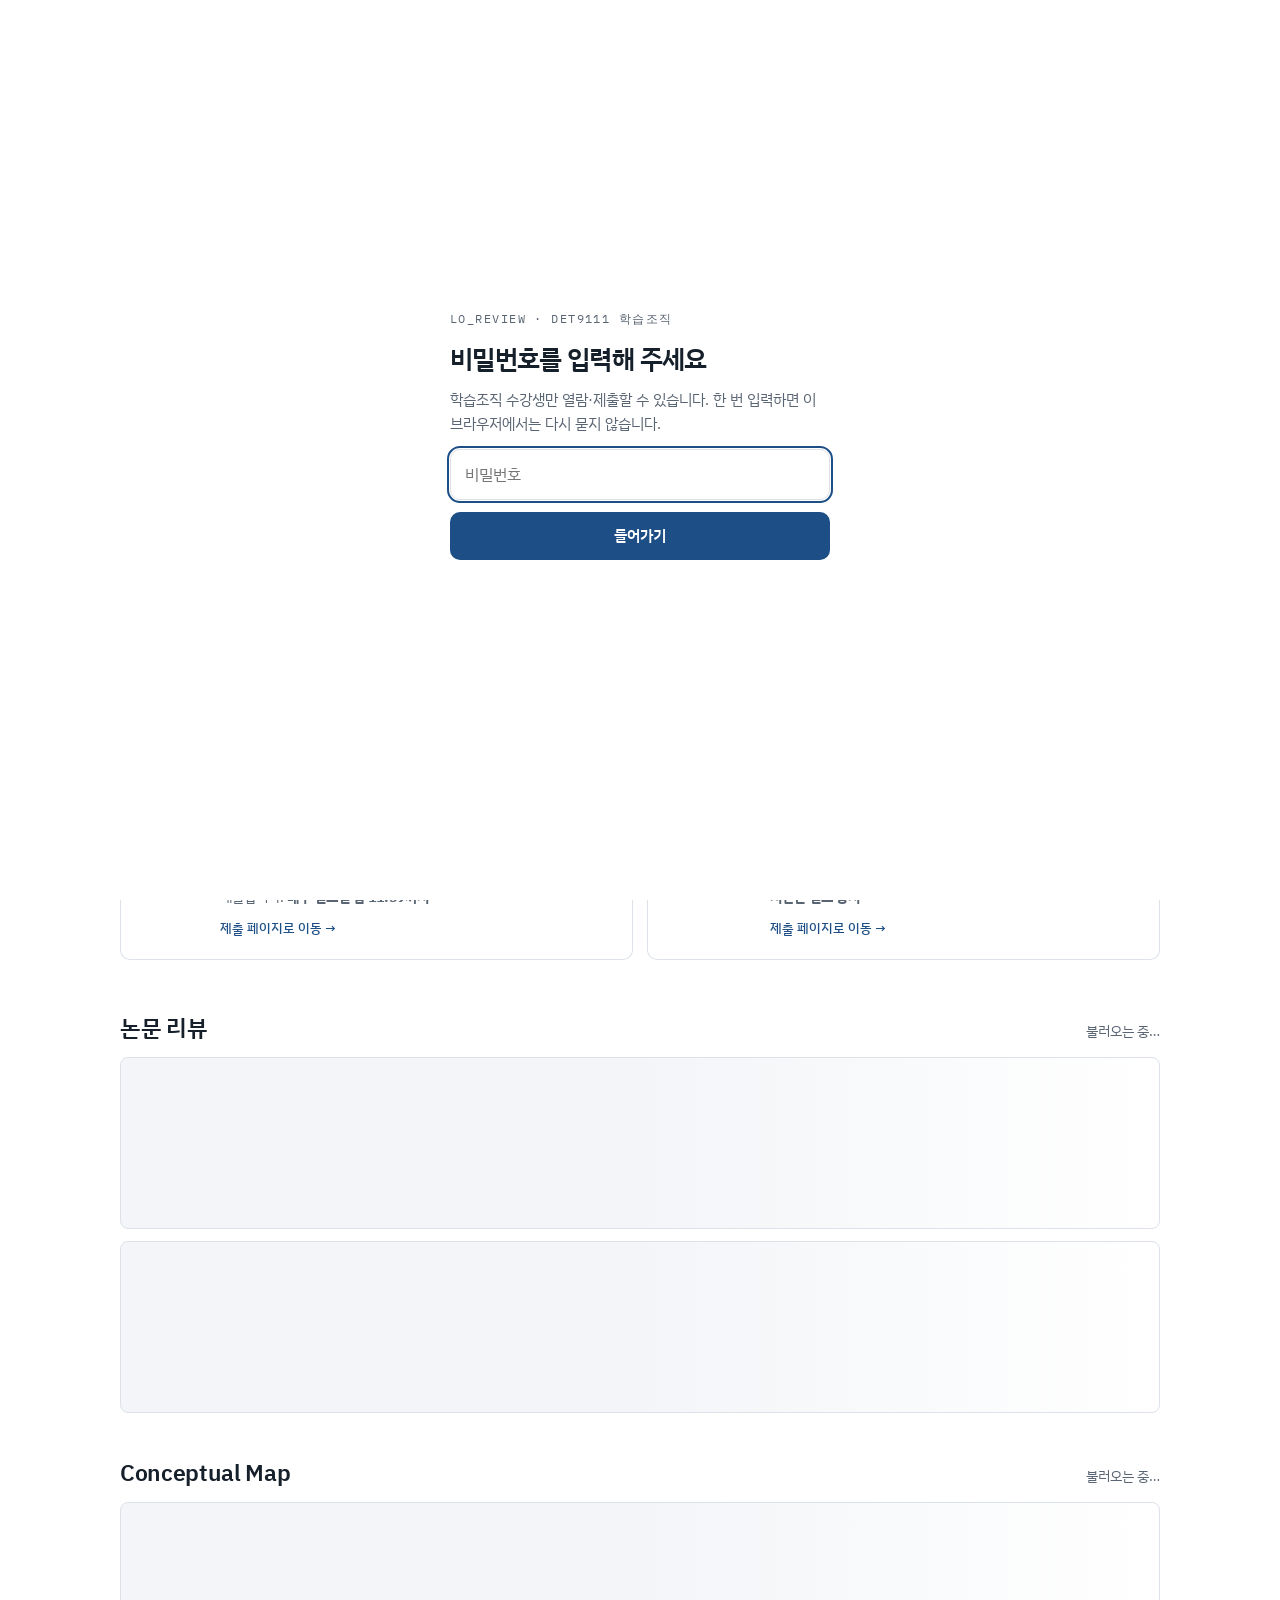
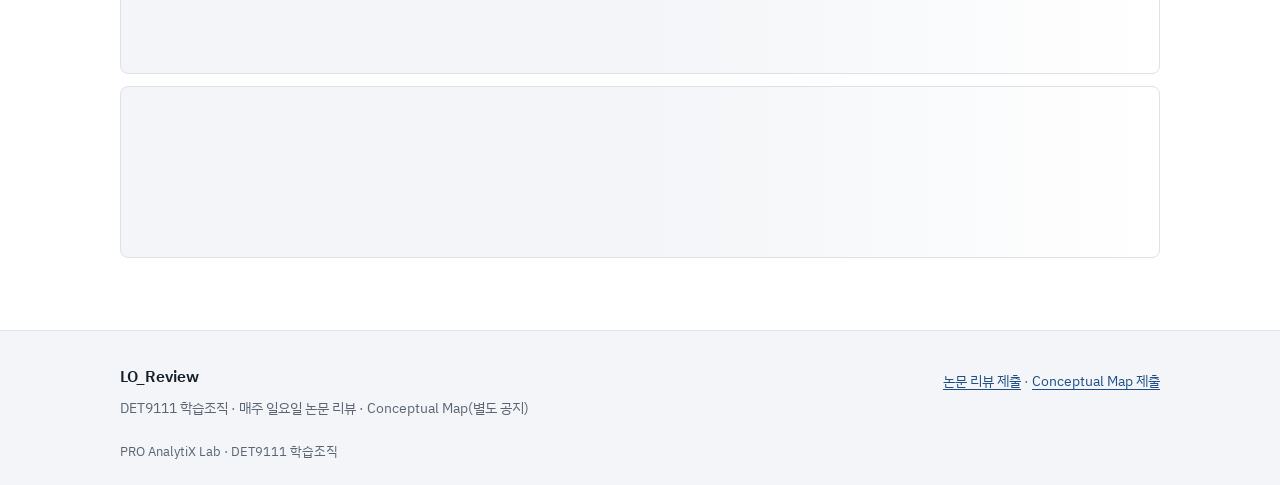
<file: index.html>
<!DOCTYPE html>
<html lang="ko" data-theme="light">
<head>
<meta charset="utf-8" />
<meta name="viewport" content="width=device-width, initial-scale=1" />
<title>LO_Review</title>
<meta property="og:type" content="website" />
<meta property="og:site_name" content="PRO AnalytiX Lab" />
<meta property="og:title" content="LO_Review" />
<meta property="og:description" content="학습조직 수업(DET9111)을 위한 논문 리뷰 — 매주 일요일 논문 리뷰, Conceptual Map. 제출된 리뷰를 모두가 함께 읽습니다." />
<meta property="og:url" content="https://hrdpro.hanyang.ac.kr/lo-review/" />
<meta property="og:image" content="https://hrdpro.hanyang.ac.kr/assets/images/og-default.jpg" />
<meta property="og:image:width" content="1200" />
<meta property="og:image:height" content="630" />
<meta name="twitter:card" content="summary_large_image" />
<meta name="twitter:image" content="https://hrdpro.hanyang.ac.kr/assets/images/og-default.jpg" />
<meta name="description" content="학습조직 수업(DET9111)을 위한 논문 리뷰 — 매주 일요일 논문 리뷰, Conceptual Map. 제출된 리뷰를 모두가 함께 읽습니다." />
<link rel="preconnect" href="https://fonts.googleapis.com" />
<link rel="preconnect" href="https://fonts.gstatic.com" crossorigin />
<link rel="stylesheet" href="https://fonts.googleapis.com/css2?family=IBM+Plex+Sans+KR:wght@400;500;600&family=IBM+Plex+Mono:wght@400;500&display=swap" />
<link rel="stylesheet" href="css/style.css?v=4" />
<link rel="stylesheet" href="css/components.css?v=20261124-members" />
</head>
<body>
<a class="skip-link" href="#reviewList">본문으로 건너뛰기</a>

<header class="site-header">
  <div class="container header-row">
    <a class="brand" href="https://hrdpro.hanyang.ac.kr/" aria-label="PRO AnalytiX Lab 연구실 홈페이지">
      <span class="brand-logo" aria-hidden="true"><img src="assets/lab-mark.png" alt="" width="39" height="36"></span>
      <span class="brand-text">
        <span class="brand-name">LO_Review</span>
      </span>
    </a>
    <div class="header-actions">
      <a class="btn" href="index.html?best-admin=1" data-best-admin-link title="Best Review of Week 선정(관리자 비밀번호 필요)">관리자</a>
      <a class="btn" href="https://hrdpro.hanyang.ac.kr/">연구실 홈</a>
      <button class="icon-btn" type="button" data-theme-toggle aria-label="테마 전환">🌙</button>
      <a class="btn btn-primary" href="concept.html">＋ Conceptual Map 제출</a>
      <a class="btn btn-primary" href="submit.html">＋ 리뷰 제출</a>
    </div>
  </div>
</header>

<main class="container">
  <nav class="lo-tabs" aria-label="LO_Review 메뉴">
    <a href="./" aria-current="page">Review</a>
    <a href="materials.html">Course Materials</a>
  </nav>

  <!-- 대문 -->
  <section class="landing" aria-labelledby="pageTitle">
    <div class="eyebrow">DET9111 학습조직 · LO_REVIEW</div>
    <h1 id="pageTitle">Learning Org. Review</h1>
    <p class="lede">
      학습조직 수업을 위한 논문 리뷰 입니다. 나의 생각이 우리의 생각을 바꿉니다.
    </p>

    <div class="landing-top">
    <aside class="notice" aria-labelledby="noticeTitle">
      <h2 class="notice-title" id="noticeTitle">주의사항</h2>
      <ol class="notice-list">
        <li>SSCI 논문만 가능 (MDPI 및 Frontiers 계열 논문 불가)</li>
        <li>본인의 인지적 노력으로만 리뷰 진행</li>
        <li>Conceptual Map 제출 시, 도식은 손글씨 혹은 아이패드 등 디바이스를 이용해 직접 그리고 이미지 파일로 제출</li>
        <li>시간엄수</li>
      </ol>
    </aside>

    <section class="final-box" id="finalBox" aria-labelledby="finalTitle">
      <h2 class="final-title" id="finalTitle">최종과제 제출 <span class="final-tag">팀프로젝트 팀</span></h2>
      <form id="finalForm" class="final-form" novalidate>
        <div class="final-row">
          <div class="field"><label for="finalTeam">제출자 이름</label><input id="finalTeam" type="text" maxlength="40" autocomplete="name" required /></div>
          <div class="field"><label for="finalName">팀원 전체 이름 <span class="hint">띄어쓰기로 구분</span></label><input id="finalName" type="text" maxlength="120" autocomplete="off" placeholder="예: 홍길동 김철수 이영희" required /></div>
        </div>
        <div class="field">
          <label for="finalFile">최종과제 PDF <span class="hint">PDF · 20MB 이하</span></label>
          <label class="dropzone final-drop" id="finalDrop" for="finalFile">
            <span class="dz-title" id="finalDropTitle">PDF 파일을 끌어다 놓거나 눌러서 선택</span>
            <span class="dz-sub" id="finalDropSub">제출한 파일은 교수님만 볼 수 있습니다</span>
          </label>
          <input id="finalFile" type="file" accept="application/pdf,.pdf" hidden />
        </div>
        <p class="dz-hint" id="finalMsg" role="status" aria-live="polite"></p>
        <button class="btn btn-primary" id="finalSubmit" type="submit">최종과제 제출</button>
      </form>
    </section>
    </div>

    <div class="schedule">
      <a class="sched" href="submit.html">
        <span class="sched-day">일요일</span>
        <span class="sched-body">
          <span class="sched-title">논문 리뷰</span>
          <span class="sched-desc">SSCI 논문 1편을 읽고 8개 항목으로 Critical Review를 작성해 제출합니다. <b>매주 일요일 밤 11:59까지</b></span>
          <span class="sched-go">제출 페이지로 이동 →</span>
        </span>
      </a>
      <a class="sched" href="concept.html">
        <span class="sched-day">별도 공지</span>
        <span class="sched-body">
          <span class="sched-title">Conceptual Map</span>
          <span class="sched-desc">이론과 개념을 정리하고 도식으로 그려 개념 지도를 공유합니다. <b>제출 시간은 별도 공지</b></span>
          <span class="sched-go">제출 페이지로 이동 →</span>
        </span>
      </a>
    </div>
  </section>

  <!-- 논문 리뷰 -->
  <section class="sec-head" id="reviewList" aria-labelledby="reviewTitle">
    <h2 id="reviewTitle">논문 리뷰</h2>
    <span class="sub" id="reviewSub">불러오는 중…</span>
  </section>

  <div class="weeks" id="reviewEntries" aria-live="polite" aria-busy="true">
    <div class="skeleton"></div><div class="skeleton"></div>
  </div>

  <!-- Conceptual Map -->
  <section class="sec-head" id="mapList" aria-labelledby="mapTitle">
    <h2 id="mapTitle">Conceptual Map</h2>
    <span class="sub" id="mapSub">불러오는 중…</span>
  </section>

  <section class="admin-pdf-panel" id="mapPdfAdmin" hidden aria-labelledby="mapPdfTitle">
    <div class="admin-pdf-copy">
      <h3 id="mapPdfTitle">주차별 Conceptual Map PDF 저장</h3>
      <p>주차 버튼을 누른 뒤 열린 인쇄 창에서 ‘PDF로 저장’을 선택하세요. 해당 주 제출물 전체가 한 파일로 묶이며 도식 이미지도 포함됩니다.</p>
    </div>
    <div class="admin-pdf-weeks" id="mapPdfWeeks"></div>
    <p class="admin-pdf-status" id="mapPdfStatus" role="status" aria-live="polite"></p>
  </section>

  <div class="weeks" id="mapEntries" aria-live="polite" aria-busy="true">
    <div class="skeleton"></div><div class="skeleton"></div>
  </div>
</main>

<footer class="site-footer">
  <div class="container footer-row">
    <div>
      <div class="footer-name">LO_Review</div>
      <p>DET9111 학습조직 · 매주 일요일 논문 리뷰 · Conceptual Map(별도 공지)</p>
    </div>
    <p><a href="submit.html">논문 리뷰 제출</a> · <a href="concept.html">Conceptual Map 제출</a></p>
  </div>
  <div class="container copyright">PRO AnalytiX Lab · DET9111 학습조직</div>
</footer>

<script src="js/api.js?v=20261115-admin-keep"></script>
<script src="js/markdown.js?v=20261026-best-lock"></script>
<script src="js/admin-weekly-pdf.js?v=20261111-print"></script>
<script src="js/app.js?v=20261115-admin-msg"></script>
<script src="js/final-project.js?v=20261124-submitter"></script>
</body>
</html>
</file>
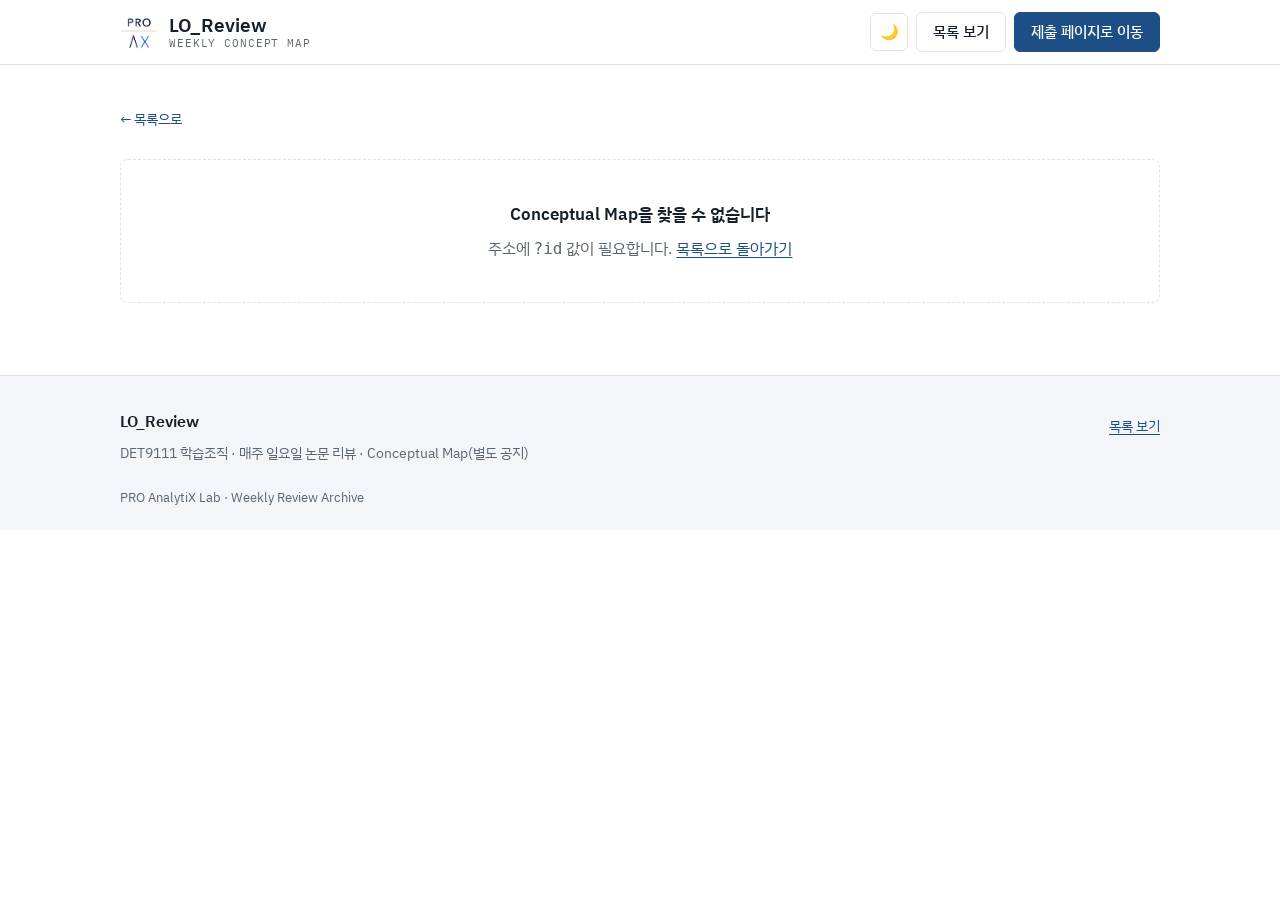
<file: concept-detail.html>
<!DOCTYPE html>
<html lang="ko" data-theme="light">
<head>
<meta charset="utf-8" />
<meta name="viewport" content="width=device-width, initial-scale=1" />
<title>Conceptual Map · LO_Review</title>
<meta property="og:type" content="website" />
<meta property="og:site_name" content="PRO AnalytiX Lab" />
<meta property="og:title" content="Conceptual Map · LO_Review" />
<meta property="og:description" content="LO_Review Conceptual Map 본문 — 중점 이론과 개념, 도식, Conceptual Map 설명." />
<meta property="og:url" content="https://hrdpro.hanyang.ac.kr/lo-review/concept-detail.html" />
<meta property="og:image" content="https://hrdpro.hanyang.ac.kr/assets/images/og-default.jpg" />
<meta property="og:image:width" content="1200" />
<meta property="og:image:height" content="630" />
<meta name="twitter:card" content="summary_large_image" />
<meta name="twitter:image" content="https://hrdpro.hanyang.ac.kr/assets/images/og-default.jpg" />
<meta name="description" content="LO_Review Conceptual Map 본문 — 중점 이론과 개념, 도식, Conceptual Map 설명." />
<link rel="preconnect" href="https://fonts.googleapis.com" />
<link rel="preconnect" href="https://fonts.gstatic.com" crossorigin />
<link rel="stylesheet" href="https://fonts.googleapis.com/css2?family=IBM+Plex+Sans+KR:wght@400;500;600&family=IBM+Plex+Mono:wght@400;500&display=swap" />
<link rel="stylesheet" href="css/style.css?v=4" />
<link rel="stylesheet" href="css/components.css?v=20261023" />
</head>
<body>
<a class="skip-link" href="#detail">본문으로 건너뛰기</a>

<header class="site-header">
  <div class="container header-row">
    <a class="brand" href="https://hrdpro.hanyang.ac.kr/" aria-label="PRO AnalytiX Lab 연구실 홈페이지">
      <span class="brand-logo" aria-hidden="true"><img src="assets/lab-mark.png" alt="" width="39" height="36"></span>
      <span class="brand-text">
        <span class="brand-name">LO_Review</span>
        <span class="brand-sub">Weekly Concept Map</span>
      </span>
    </a>
    <div class="header-actions">
      <button class="icon-btn" type="button" data-theme-toggle aria-label="테마 전환">🌙</button>
      <a class="btn" href="index.html">목록 보기</a>
      <a class="btn btn-primary" href="concept.html">제출 페이지로 이동</a>
    </div>
  </div>
</header>

<main class="container">
  <div id="detail"></div>
</main>

<footer class="site-footer">
  <div class="container footer-row">
    <div>
      <div class="footer-name">LO_Review</div>
      <p>DET9111 학습조직 · 매주 일요일 논문 리뷰 · Conceptual Map(별도 공지)</p>
    </div>
    <p><a href="index.html">목록 보기</a></p>
  </div>
  <div class="container copyright">PRO AnalytiX Lab · Weekly Review Archive</div>
</footer>

<script src="js/api.js?v=20261115-admin-keep"></script>
<script src="js/markdown.js?v=20261026-best-lock"></script>
<script src="js/concept-detail.js?v=20261026-best-lock"></script>
</body>
</html>
</file>
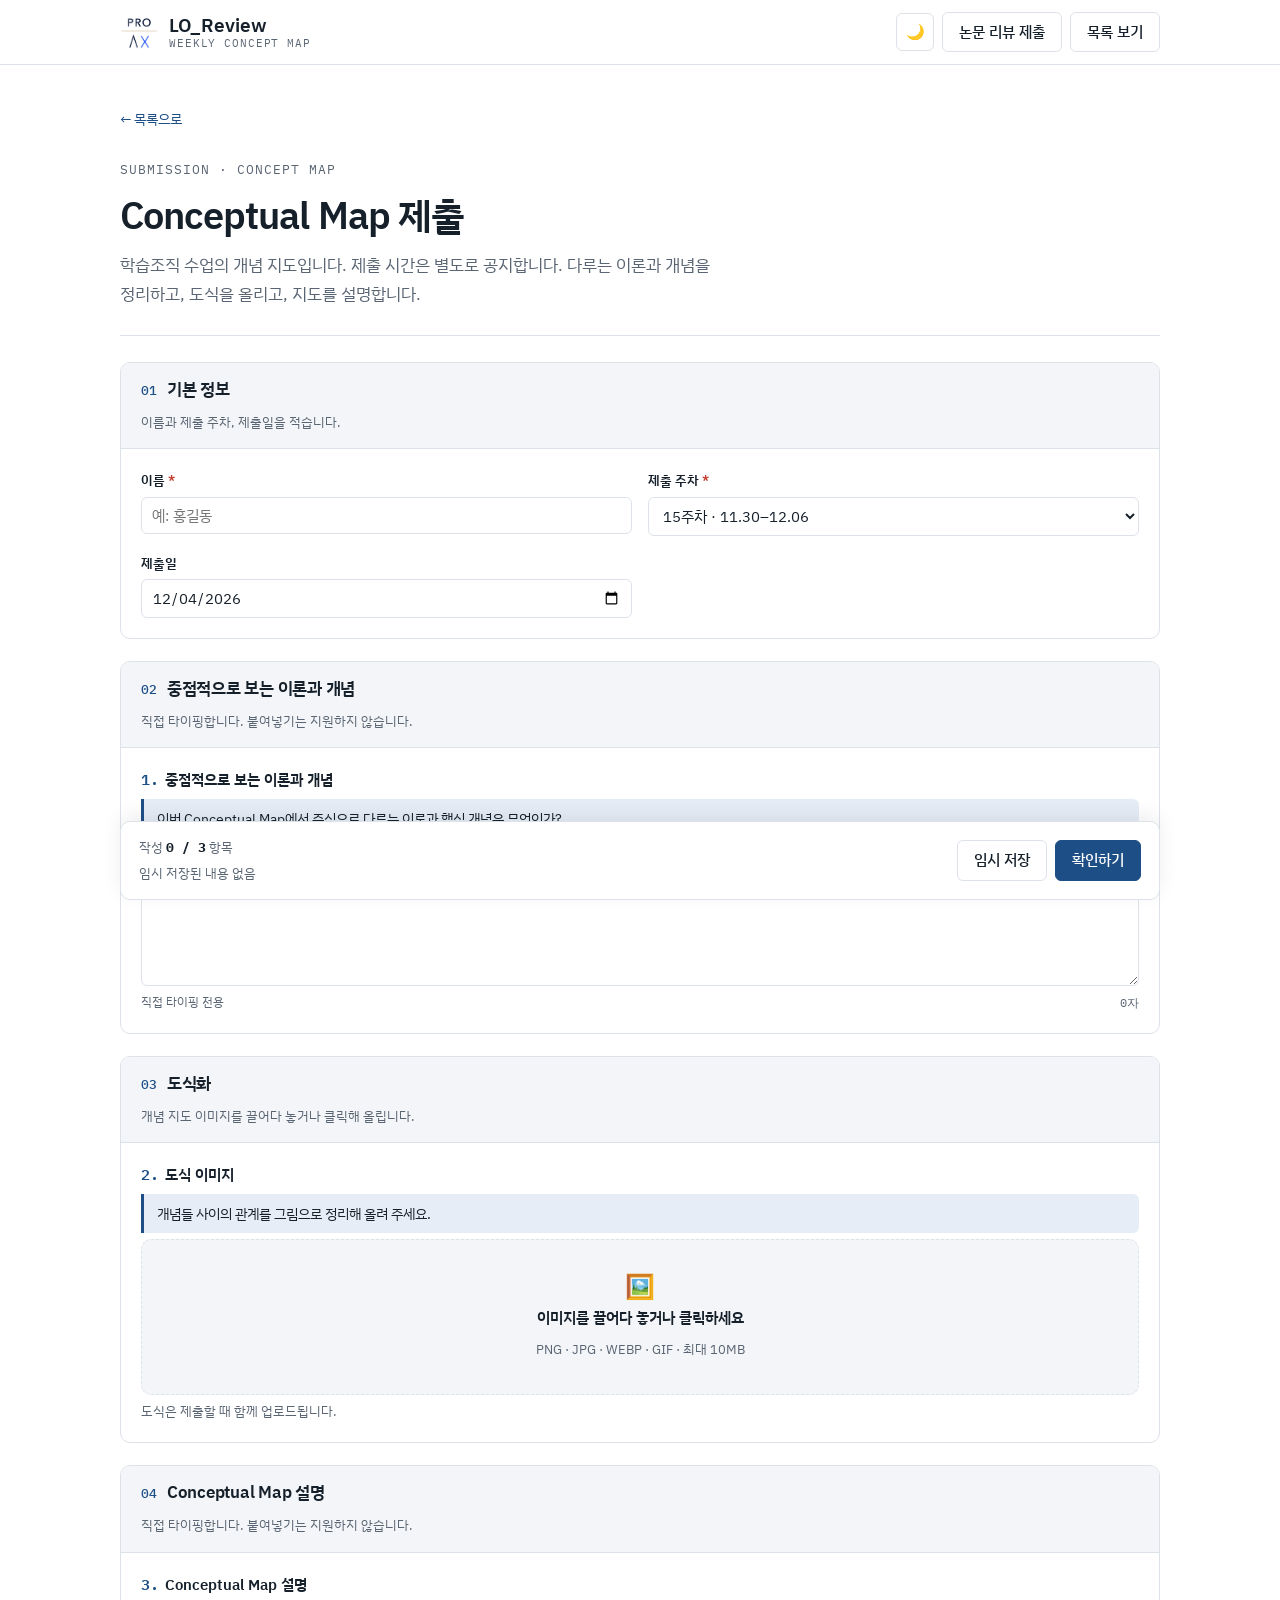
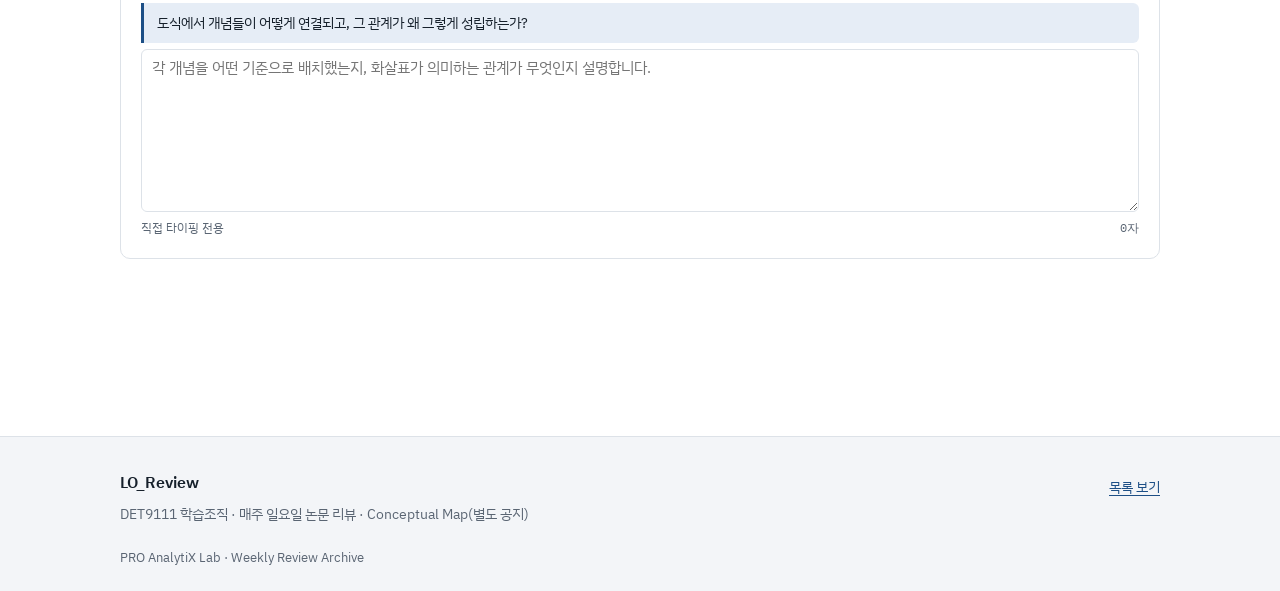
<file: concept.html>
<!DOCTYPE html>
<html lang="ko" data-theme="light">
<head>
<meta charset="utf-8" />
<meta name="viewport" content="width=device-width, initial-scale=1" />
<title>Conceptual Map 제출 · LO_Review</title>
<meta property="og:type" content="website" />
<meta property="og:site_name" content="PRO AnalytiX Lab" />
<meta property="og:title" content="Conceptual Map 제출 · LO_Review" />
<meta property="og:description" content="LO_Review Conceptual Map 제출 — 중점 이론과 개념, 도식 이미지, Conceptual Map 설명." />
<meta property="og:url" content="https://hrdpro.hanyang.ac.kr/lo-review/concept.html" />
<meta property="og:image" content="https://hrdpro.hanyang.ac.kr/assets/images/og-default.jpg" />
<meta property="og:image:width" content="1200" />
<meta property="og:image:height" content="630" />
<meta name="twitter:card" content="summary_large_image" />
<meta name="twitter:image" content="https://hrdpro.hanyang.ac.kr/assets/images/og-default.jpg" />
<meta name="description" content="LO_Review Conceptual Map 제출 — 중점 이론과 개념, 도식 이미지, Conceptual Map 설명." />
<link rel="preconnect" href="https://fonts.googleapis.com" />
<link rel="preconnect" href="https://fonts.gstatic.com" crossorigin />
<link rel="stylesheet" href="https://fonts.googleapis.com/css2?family=IBM+Plex+Sans+KR:wght@400;500;600&family=IBM+Plex+Mono:wght@400;500&display=swap" />
<link rel="stylesheet" href="css/style.css?v=4" />
<link rel="stylesheet" href="css/components.css?v=6" />
</head>
<body>
<a class="skip-link" href="#step-info">본문으로 건너뛰기</a>

<header class="site-header">
  <div class="container header-row">
    <a class="brand" href="https://hrdpro.hanyang.ac.kr/" aria-label="PRO AnalytiX Lab 연구실 홈페이지">
      <span class="brand-logo" aria-hidden="true"><img src="assets/lab-mark.png" alt="" width="39" height="36"></span>
      <span class="brand-text">
        <span class="brand-name">LO_Review</span>
        <span class="brand-sub">Weekly Concept Map</span>
      </span>
    </a>
    <div class="header-actions">
      <button class="icon-btn" type="button" data-theme-toggle aria-label="테마 전환">🌙</button>
      <a class="btn" href="submit.html">논문 리뷰 제출</a>
      <a class="btn" href="index.html">목록 보기</a>
    </div>
  </div>
</header>

<main class="container">
  <a class="daily-back" href="index.html">← 목록으로</a>

  <header class="page-head">
    <div class="eyebrow">SUBMISSION · CONCEPT MAP</div>
    <h1>Conceptual Map 제출</h1>
    <p class="lede">학습조직 수업의 개념 지도입니다. 제출 시간은 별도로 공지합니다. 다루는 이론과 개념을 정리하고, 도식을 올리고, 지도를 설명합니다.</p>
  </header>

  <div id="formView">
    <!-- 기본 정보 -->
    <section class="csec" id="step-info" aria-labelledby="infoTitle">
      <div class="csec-head">
        <span class="csec-num">01</span>
        <h2 id="infoTitle">기본 정보</h2>
        <span class="csec-sub">이름과 제출 주차, 제출일을 적습니다.</span>
      </div>
      <div class="csec-body">
        <div class="form-grid">
          <div class="field">
            <label for="f-student">이름 <span class="required">*</span></label>
            <input id="f-student" type="text" placeholder="예: 홍길동" autocomplete="name" />
          </div>
          <div class="field">
            <label for="f-week">제출 주차 <span class="required">*</span></label>
            <select id="f-week"></select>
          </div>
          <div class="field">
            <label for="f-date">제출일</label>
            <input id="f-date" type="date" />
          </div>
        </div>
      </div>
    </section>

    <!-- 1. 이론과 개념 -->
    <section class="csec" aria-labelledby="cm1Title">
      <div class="csec-head">
        <span class="csec-num">02</span>
        <h2 id="cm1Title">중점적으로 보는 이론과 개념</h2>
        <span class="csec-sub">직접 타이핑합니다. 붙여넣기는 지원하지 않습니다.</span>
      </div>
      <div class="csec-body">
        <div class="f-field">
          <span class="f-label"><span class="f-num">1.</span> 중점적으로 보는 이론과 개념</span>
          <p class="f-prompt">이번 Conceptual Map에서 중심으로 다루는 이론과 핵심 개념은 무엇인가?</p>
          <textarea id="ta-cm_theory" rows="6" data-typing-only
            placeholder="예: 자기결정성이론(SDT) — 자율성·유능감·관계성, 내재적/외재적 동기 구분"
            aria-label="1. 중점적으로 보는 이론과 개념"></textarea>
          <div class="f-bar">
            <span class="f-hint">직접 타이핑 전용</span>
            <span class="f-count" data-count="cm_theory">0자</span>
          </div>
        </div>
      </div>
    </section>

    <!-- 2. 도식화 -->
    <section class="csec" aria-labelledby="cm2Title">
      <div class="csec-head">
        <span class="csec-num">03</span>
        <h2 id="cm2Title">도식화</h2>
        <span class="csec-sub">개념 지도 이미지를 끌어다 놓거나 클릭해 올립니다.</span>
      </div>
      <div class="csec-body">
        <div class="f-field">
          <span class="f-label"><span class="f-num">2.</span> 도식 이미지</span>
          <p class="f-prompt">개념들 사이의 관계를 그림으로 정리해 올려 주세요.</p>

          <div class="dropzone" id="dropzone" role="button" tabindex="0"
               aria-label="도식 이미지 올리기 — 클릭하거나 파일을 끌어다 놓으세요">
            <span class="dz-icon" aria-hidden="true">🖼️</span>
            <span class="dz-title">이미지를 끌어다 놓거나 클릭하세요</span>
            <span class="dz-sub">PNG · JPG · WEBP · GIF · 최대 10MB</span>
          </div>
          <input id="fileInput" type="file" accept="image/png,image/jpeg,image/webp,image/gif" hidden />

          <div id="previewWrap" hidden>
            <img id="preview" class="dz-preview" alt="업로드한 도식 미리보기" />
            <div class="dz-file">
              <span id="fileName"></span>
              <button class="btn btn-sm btn-danger" type="button" id="removeFile">지우기</button>
            </div>
          </div>
          <p class="dz-hint" id="dzHint">도식은 제출할 때 함께 업로드됩니다.</p>
        </div>
      </div>
    </section>

    <!-- 3. 설명 -->
    <section class="csec" aria-labelledby="cm3Title">
      <div class="csec-head">
        <span class="csec-num">04</span>
        <h2 id="cm3Title">Conceptual Map 설명</h2>
        <span class="csec-sub">직접 타이핑합니다. 붙여넣기는 지원하지 않습니다.</span>
      </div>
      <div class="csec-body">
        <div class="f-field">
          <span class="f-label"><span class="f-num">3.</span> Conceptual Map 설명</span>
          <p class="f-prompt">도식에서 개념들이 어떻게 연결되고, 그 관계가 왜 그렇게 성립하는가?</p>
          <textarea id="ta-cm_explanation" rows="7" data-typing-only
            placeholder="각 개념을 어떤 기준으로 배치했는지, 화살표가 의미하는 관계가 무엇인지 설명합니다."
            aria-label="3. Conceptual Map 설명"></textarea>
          <div class="f-bar">
            <span class="f-hint">직접 타이핑 전용</span>
            <span class="f-count" data-count="cm_explanation">0자</span>
          </div>
        </div>
      </div>
    </section>

    <div class="actionbar">
      <div class="ab-info">
        <span>작성 <b id="fillCount">0 / 3</b> 항목</span>
        <span id="saveState">임시 저장된 내용 없음</span>
      </div>
      <div class="ab-btns">
        <button class="btn" type="button" id="draftBtn">임시 저장</button>
        <button class="btn btn-primary" type="button" id="confirmBtn">확인하기</button>
      </div>
    </div>
  </div>

  <!-- 확인 -->
  <div id="confirmView" hidden>
    <div class="doc-toolbar">
      <p class="doc-tip">작성한 내용을 한 장의 문서로 확인합니다. 고칠 부분이 있으면 <b>수정하기</b>를 누르세요.</p>
      <div class="doc-actions">
        <button class="btn" type="button" id="backBtn">수정하기</button>
        <button class="btn" type="button" id="draftPdfBtn">PDF로 받기</button>
        <button class="btn btn-primary" type="button" id="submitBtn">제출하기</button>
      </div>
    </div>

    <div class="done-bar" id="doneBar" hidden role="status">
      <div class="done-text">
        <strong>✓ 제출이 완료되었습니다.</strong>
        <span>아래 문서를 PDF로 저장해 보관할 수 있습니다. 인쇄 창에서 대상을 <b>PDF로 저장</b>으로 고르세요.</span>
      </div>
      <div class="doc-actions">
        <a class="btn" id="doneView" href="index.html">본문 보기</a>
        <button class="btn btn-primary" type="button" id="pdfBtn">PDF로 받기</button>
      </div>
    </div>

    <article class="doc" id="sheet" aria-label="제출 내용 확인"></article>

    <div class="actionbar">
      <div class="ab-info"><span id="sheetSummary">확인 중…</span></div>
      <div class="ab-btns">
        <button class="btn" type="button" id="backBtn2">수정하기</button>
        <button class="btn btn-primary" type="button" id="submitBtn2">제출하기</button>
      </div>
    </div>
  </div>
</main>

<footer class="site-footer">
  <div class="container footer-row">
    <div>
      <div class="footer-name">LO_Review</div>
      <p>DET9111 학습조직 · 매주 일요일 논문 리뷰 · Conceptual Map(별도 공지)</p>
    </div>
    <p><a href="index.html">목록 보기</a></p>
  </div>
  <div class="container copyright">PRO AnalytiX Lab · Weekly Review Archive</div>
</footer>

<script src="js/api.js?v=20261115-admin-keep"></script>
<script src="js/typing.js?v=20261026-best-lock"></script>
<script src="js/markdown.js?v=20261026-best-lock"></script>
<script src="js/concept.js?v=20261026-best-lock"></script>
</body>
</html>
</file>
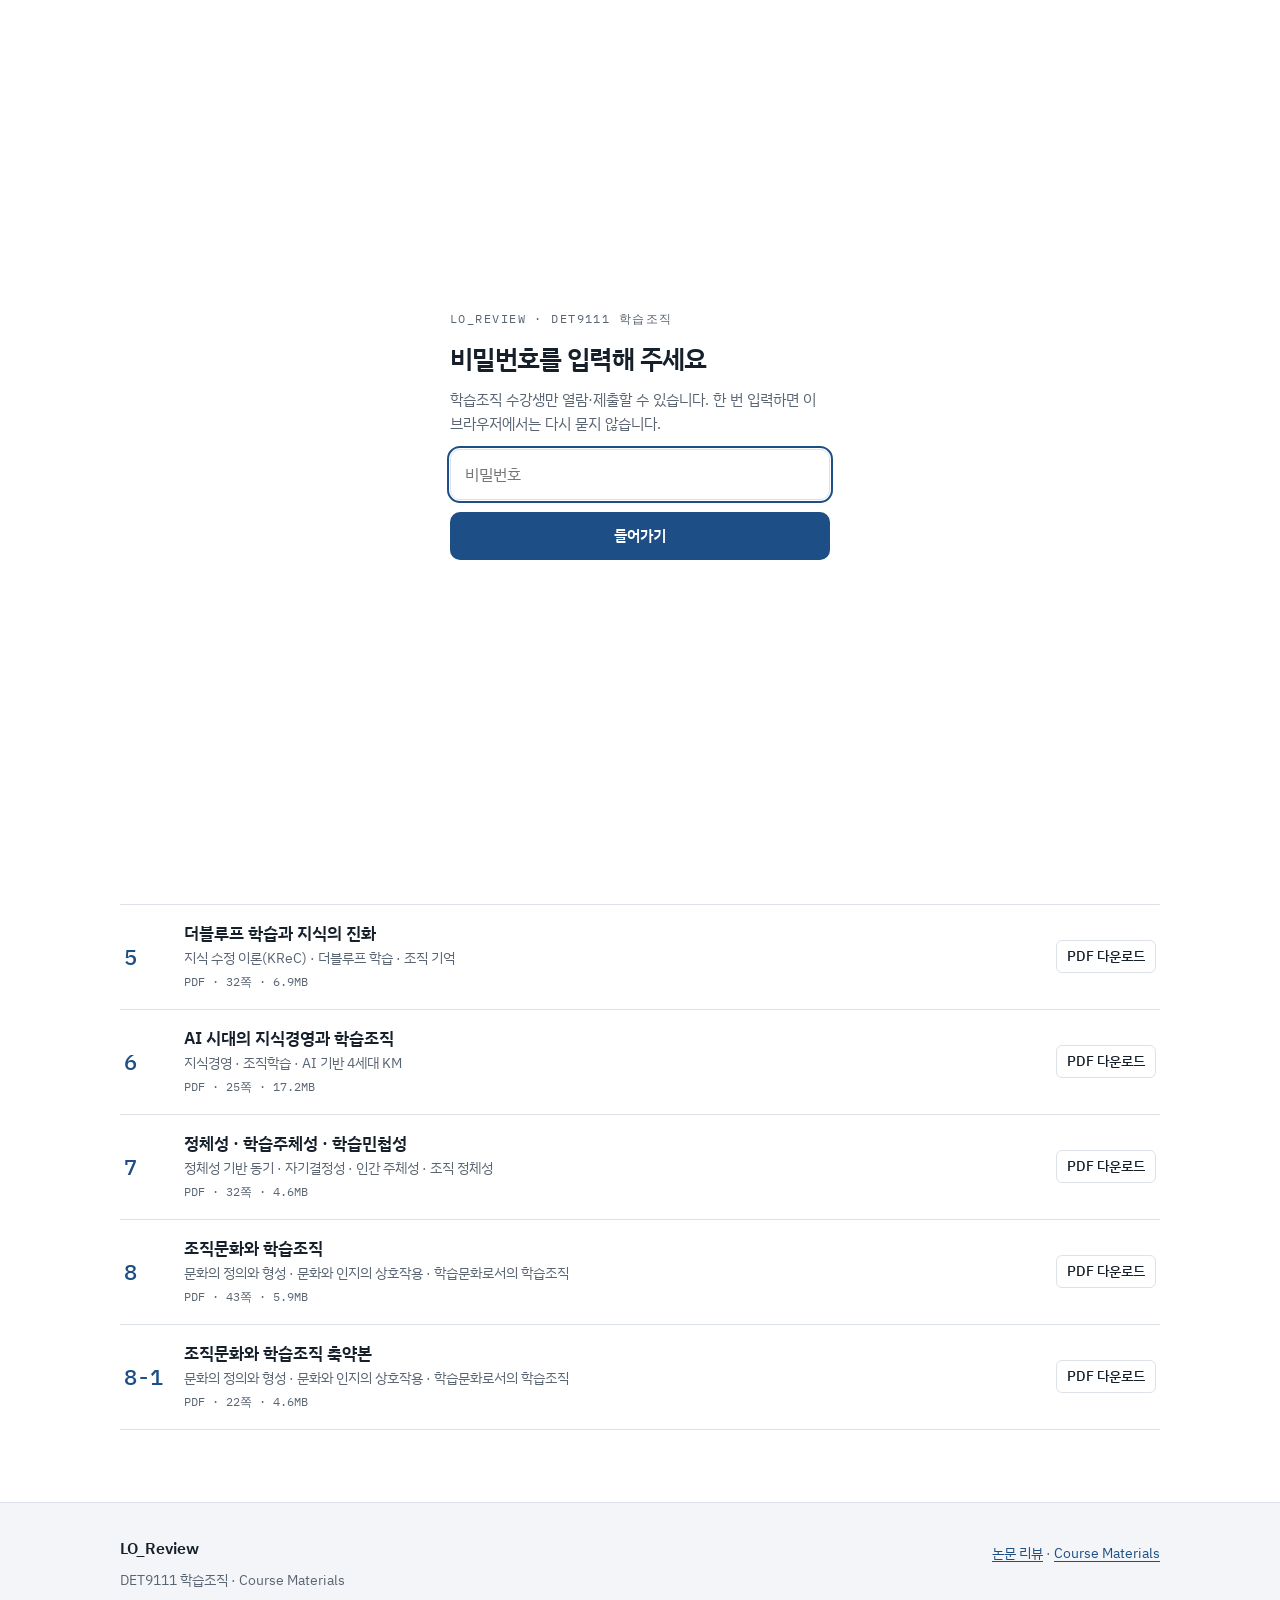
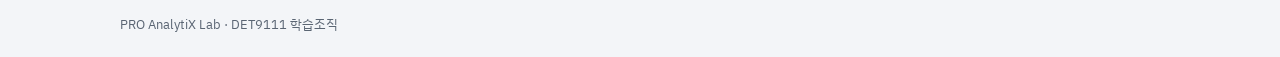
<file: materials.html>
<!DOCTYPE html>
<html lang="ko" data-theme="light">
<head>
<meta charset="utf-8" />
<meta name="viewport" content="width=device-width, initial-scale=1" />
<title>Course Materials · LO_Review</title>
<meta property="og:type" content="website" />
<meta property="og:site_name" content="PRO AnalytiX Lab" />
<meta property="og:title" content="LO_Review" />
<meta property="og:description" content="학습조직 수업(DET9111) 강의노트 PDF 자료실" />
<meta property="og:url" content="https://hrdpro.hanyang.ac.kr/lo-review/materials.html" />
<meta property="og:image" content="https://hrdpro.hanyang.ac.kr/assets/images/og-default.jpg" />
<meta property="og:image:width" content="1200" />
<meta property="og:image:height" content="630" />
<meta name="twitter:card" content="summary_large_image" />
<meta name="twitter:image" content="https://hrdpro.hanyang.ac.kr/assets/images/og-default.jpg" />
<meta name="description" content="학습조직 수업(DET9111) 강의노트 PDF 자료실" />
<link rel="preconnect" href="https://fonts.googleapis.com" />
<link rel="preconnect" href="https://fonts.gstatic.com" crossorigin />
<link rel="stylesheet" href="https://fonts.googleapis.com/css2?family=IBM+Plex+Sans+KR:wght@400;500;600&family=IBM+Plex+Mono:wght@400;500&display=swap" />
<link rel="stylesheet" href="css/style.css?v=4" />
<link rel="stylesheet" href="css/components.css?v=20261117-materials" />
</head>
<body>
<a class="skip-link" href="#materials">본문으로 건너뛰기</a>

<header class="site-header">
  <div class="container header-row">
    <a class="brand" href="./" aria-label="LO_Review 처음으로">
      <span class="brand-logo" aria-hidden="true"><img src="assets/lab-mark.png" alt="" width="39" height="36"></span>
      <span class="brand-text">
        <span class="brand-name">LO_Review</span>
      </span>
    </a>
    <div class="header-actions">
      <a class="btn" href="https://hrdpro.hanyang.ac.kr/">연구실 홈</a>
      <button class="icon-btn" type="button" data-theme-toggle aria-label="테마 전환">🌙</button>
    </div>
  </div>
</header>

<main class="container">
  <nav class="lo-tabs" aria-label="LO_Review 메뉴">
    <a href="./">Review</a>
    <a href="materials.html" aria-current="page">Course Materials</a>
  </nav>

  <section class="landing" aria-labelledby="pageTitle">
    <div class="eyebrow">DET9111 학습조직 · COURSE MATERIALS</div>
    <h1 id="pageTitle">Course Materials</h1>
    <p class="lede">수업 순서에 따라 정리한 강의노트입니다. 제목 오른쪽 버튼을 누르면 PDF로 내려받을 수 있습니다.</p>
  </section>

  <section class="sec-head" aria-labelledby="matTitle">
    <h2 id="matTitle">강의노트</h2>
    <span class="sub">9개 자료</span>
  </section>

  <ol class="mat-list" id="materials">
      <li class="mat-item">
        <span class="mat-no">1</span>
        <div class="mat-body">
          <h3 class="mat-title">인간 학습의 통합적 정의</h3>
          <span class="mat-sub">Alexander·Schallert·Reynolds의 다차원적 관점 · Illeris의 포괄적 학습이론</span>
          <span class="mat-meta">PDF · 28쪽 · 1.9MB</span>
        </div>
        <a class="btn btn-sm mat-dl" href="materials/lo-note-01.pdf" download="학습조직_01_인간_학습의_통합적_정의.pdf">PDF 다운로드</a>
      </li>
      <li class="mat-item">
        <span class="mat-no">2</span>
        <div class="mat-body">
          <h3 class="mat-title">개인학습과 조직학습</h3>
          <span class="mat-sub">분산인지이론 · 조직지식창출이론 · Crossan의 4I 과정</span>
          <span class="mat-meta">PDF · 37쪽 · 7.7MB</span>
        </div>
        <a class="btn btn-sm mat-dl" href="materials/lo-note-02.pdf" download="학습조직_02_개인학습과_조직학습.pdf">PDF 다운로드</a>
      </li>
      <li class="mat-item">
        <span class="mat-no">3</span>
        <div class="mat-body">
          <h3 class="mat-title">학습조직 개념과 조직변화</h3>
          <span class="mat-sub">학습조직의 본질적 개념 · 인간의 학습을 통한 조직의 변화</span>
          <span class="mat-meta">PDF · 30쪽 · 20.5MB</span>
        </div>
        <a class="btn btn-sm mat-dl" href="materials/lo-note-03.pdf" download="학습조직_03_학습조직_개념과_조직변화.pdf">PDF 다운로드</a>
      </li>
      <li class="mat-item">
        <span class="mat-no">4</span>
        <div class="mat-body">
          <h3 class="mat-title">경험학습·전환학습과 학습조직의 핵심 조건</h3>
          <span class="mat-sub">Dewey의 경험과 탐구 · Kolb의 경험학습 · Mezirow의 전환학습</span>
          <span class="mat-meta">PDF · 29쪽 · 7.1MB</span>
        </div>
        <a class="btn btn-sm mat-dl" href="materials/lo-note-04.pdf" download="학습조직_04_경험학습_전환학습과_학습조직의_핵심_조건.pdf">PDF 다운로드</a>
      </li>
      <li class="mat-item">
        <span class="mat-no">5</span>
        <div class="mat-body">
          <h3 class="mat-title">더블루프 학습과 지식의 진화</h3>
          <span class="mat-sub">지식 수정 이론(KReC) · 더블루프 학습 · 조직 기억</span>
          <span class="mat-meta">PDF · 32쪽 · 6.9MB</span>
        </div>
        <a class="btn btn-sm mat-dl" href="materials/lo-note-05.pdf" download="학습조직_05_더블루프_학습과_지식의_진화.pdf">PDF 다운로드</a>
      </li>
      <li class="mat-item">
        <span class="mat-no">6</span>
        <div class="mat-body">
          <h3 class="mat-title">AI 시대의 지식경영과 학습조직</h3>
          <span class="mat-sub">지식경영 · 조직학습 · AI 기반 4세대 KM</span>
          <span class="mat-meta">PDF · 25쪽 · 17.2MB</span>
        </div>
        <a class="btn btn-sm mat-dl" href="materials/lo-note-06.pdf" download="학습조직_06_AI_시대의_지식경영과_학습조직.pdf">PDF 다운로드</a>
      </li>
      <li class="mat-item">
        <span class="mat-no">7</span>
        <div class="mat-body">
          <h3 class="mat-title">정체성 · 학습주체성 · 학습민첩성</h3>
          <span class="mat-sub">정체성 기반 동기 · 자기결정성 · 인간 주체성 · 조직 정체성</span>
          <span class="mat-meta">PDF · 32쪽 · 4.6MB</span>
        </div>
        <a class="btn btn-sm mat-dl" href="materials/lo-note-07.pdf" download="학습조직_07_정체성_학습주체성_학습민첩성.pdf">PDF 다운로드</a>
      </li>
      <li class="mat-item">
        <span class="mat-no">8</span>
        <div class="mat-body">
          <h3 class="mat-title">조직문화와 학습조직</h3>
          <span class="mat-sub">문화의 정의와 형성 · 문화와 인지의 상호작용 · 학습문화로서의 학습조직</span>
          <span class="mat-meta">PDF · 43쪽 · 5.9MB</span>
        </div>
        <a class="btn btn-sm mat-dl" href="materials/lo-note-08.pdf" download="학습조직_08_조직문화와_학습조직.pdf">PDF 다운로드</a>
      </li>
      <li class="mat-item">
        <span class="mat-no">8-1</span>
        <div class="mat-body">
          <h3 class="mat-title">조직문화와 학습조직 축약본</h3>
          <span class="mat-sub">문화의 정의와 형성 · 문화와 인지의 상호작용 · 학습문화로서의 학습조직</span>
          <span class="mat-meta">PDF · 22쪽 · 4.6MB</span>
        </div>
        <a class="btn btn-sm mat-dl" href="materials/lo-note-08-1.pdf" download="학습조직_8-1_조직문화와_학습조직_축약본.pdf">PDF 다운로드</a>
      </li>
  </ol>
</main>

<footer class="site-footer">
  <div class="container footer-row">
    <div>
      <div class="footer-name">LO_Review</div>
      <p>DET9111 학습조직 · Course Materials</p>
    </div>
    <p><a href="./">논문 리뷰</a> · <a href="materials.html">Course Materials</a></p>
  </div>
  <div class="container copyright">PRO AnalytiX Lab · DET9111 학습조직</div>
</footer>

<script src="js/api.js?v=20261117-materials"></script>
<script>if (window.PL && PL.requirePass) PL.requirePass();</script>
</body>
</html>
</file>
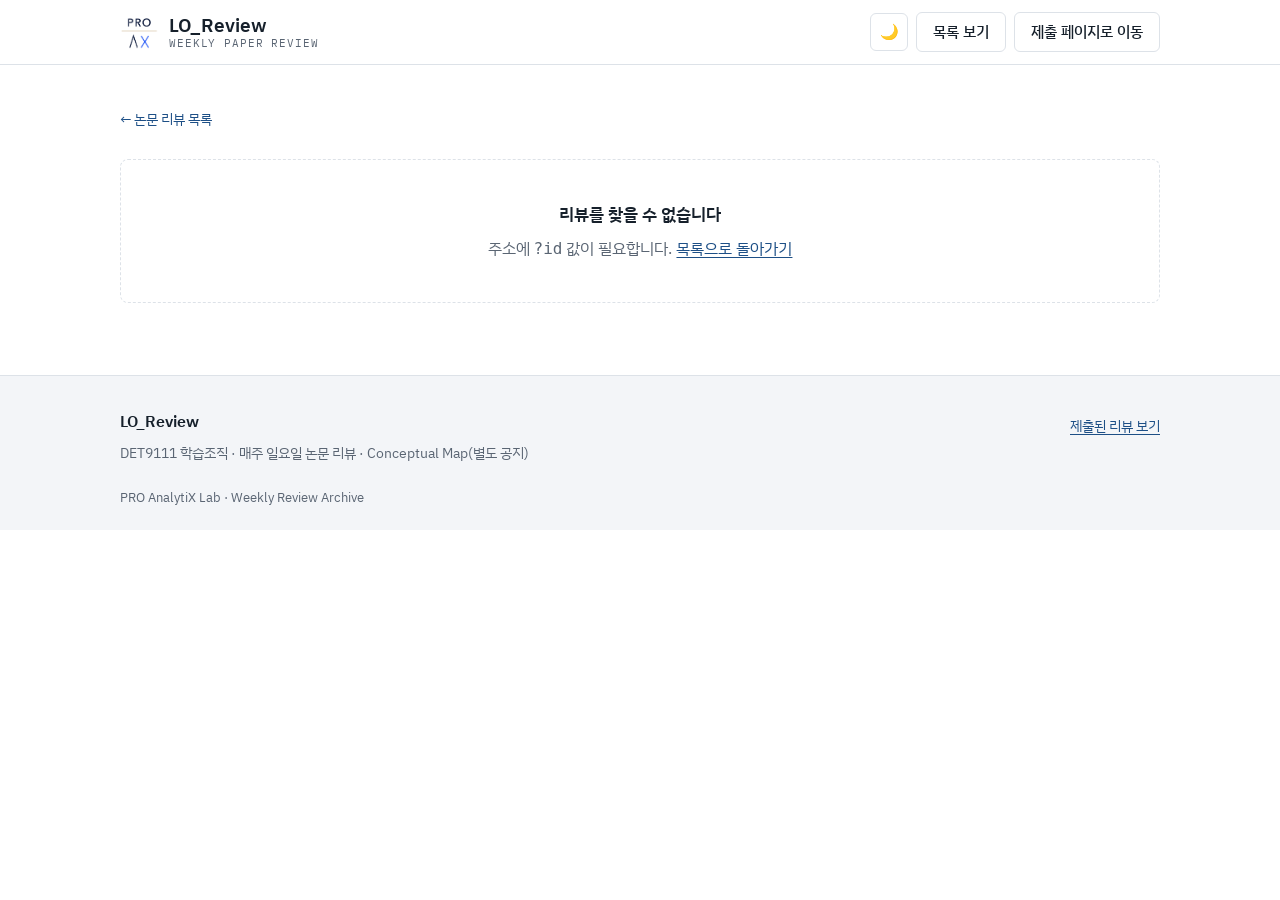
<file: review.html>
<!DOCTYPE html>
<html lang="ko" data-theme="light">
<head>
<meta charset="utf-8" />
<meta name="viewport" content="width=device-width, initial-scale=1" />
<title>리뷰 본문 · LO_Review</title>
<meta property="og:type" content="website" />
<meta property="og:site_name" content="PRO AnalytiX Lab" />
<meta property="og:title" content="리뷰 본문 · LO_Review" />
<meta property="og:description" content="제출된 논문 리뷰의 전체 본문 — 선택 근거부터 새롭게 배운 점까지 8개 항목." />
<meta property="og:url" content="https://hrdpro.hanyang.ac.kr/lo-review/review.html" />
<meta property="og:image" content="https://hrdpro.hanyang.ac.kr/assets/images/og-default.jpg" />
<meta property="og:image:width" content="1200" />
<meta property="og:image:height" content="630" />
<meta name="twitter:card" content="summary_large_image" />
<meta name="twitter:image" content="https://hrdpro.hanyang.ac.kr/assets/images/og-default.jpg" />
<meta name="description" content="제출된 논문 리뷰의 전체 본문 — 선택 근거부터 새롭게 배운 점까지 8개 항목." />
<link rel="preconnect" href="https://fonts.googleapis.com" />
<link rel="preconnect" href="https://fonts.gstatic.com" crossorigin />
<link rel="stylesheet" href="https://fonts.googleapis.com/css2?family=IBM+Plex+Sans+KR:wght@400;500;600&family=IBM+Plex+Mono:wght@400;500&display=swap" />
<link rel="stylesheet" href="css/style.css?v=4" />
<link rel="stylesheet" href="css/components.css?v=20261023" />
</head>
<body>
<a class="skip-link" href="#detail">본문으로 건너뛰기</a>

<header class="site-header">
  <div class="container header-row">
    <a class="brand" href="https://hrdpro.hanyang.ac.kr/" aria-label="PRO AnalytiX Lab 연구실 홈페이지">
      <span class="brand-logo" aria-hidden="true"><img src="assets/lab-mark.png" alt="" width="39" height="36"></span>
      <span class="brand-text">
        <span class="brand-name">LO_Review</span>
        <span class="brand-sub">Weekly Paper Review</span>
      </span>
    </a>
    <div class="header-actions">
      <button class="icon-btn" type="button" data-theme-toggle aria-label="테마 전환">🌙</button>
      <a class="btn" href="index.html">목록 보기</a>
      <a class="btn" href="submit.html">제출 페이지로 이동</a>
    </div>
  </div>
</header>

<main class="container">
  <div id="detail"></div>
</main>

<footer class="site-footer">
  <div class="container footer-row">
    <div>
      <div class="footer-name">LO_Review</div>
      <p>DET9111 학습조직 · 매주 일요일 논문 리뷰 · Conceptual Map(별도 공지)</p>
    </div>
    <p><a href="index.html">제출된 리뷰 보기</a></p>
  </div>
  <div class="container copyright">PRO AnalytiX Lab · Weekly Review Archive</div>
</footer>

<script src="js/api.js?v=20261115-admin-keep"></script>
<script src="js/markdown.js?v=20261026-best-lock"></script>
<script src="js/form-schema.js?v=20261026-best-lock"></script>
<script src="js/review.js?v=20261026-best-lock"></script>
</body>
</html>
</file>
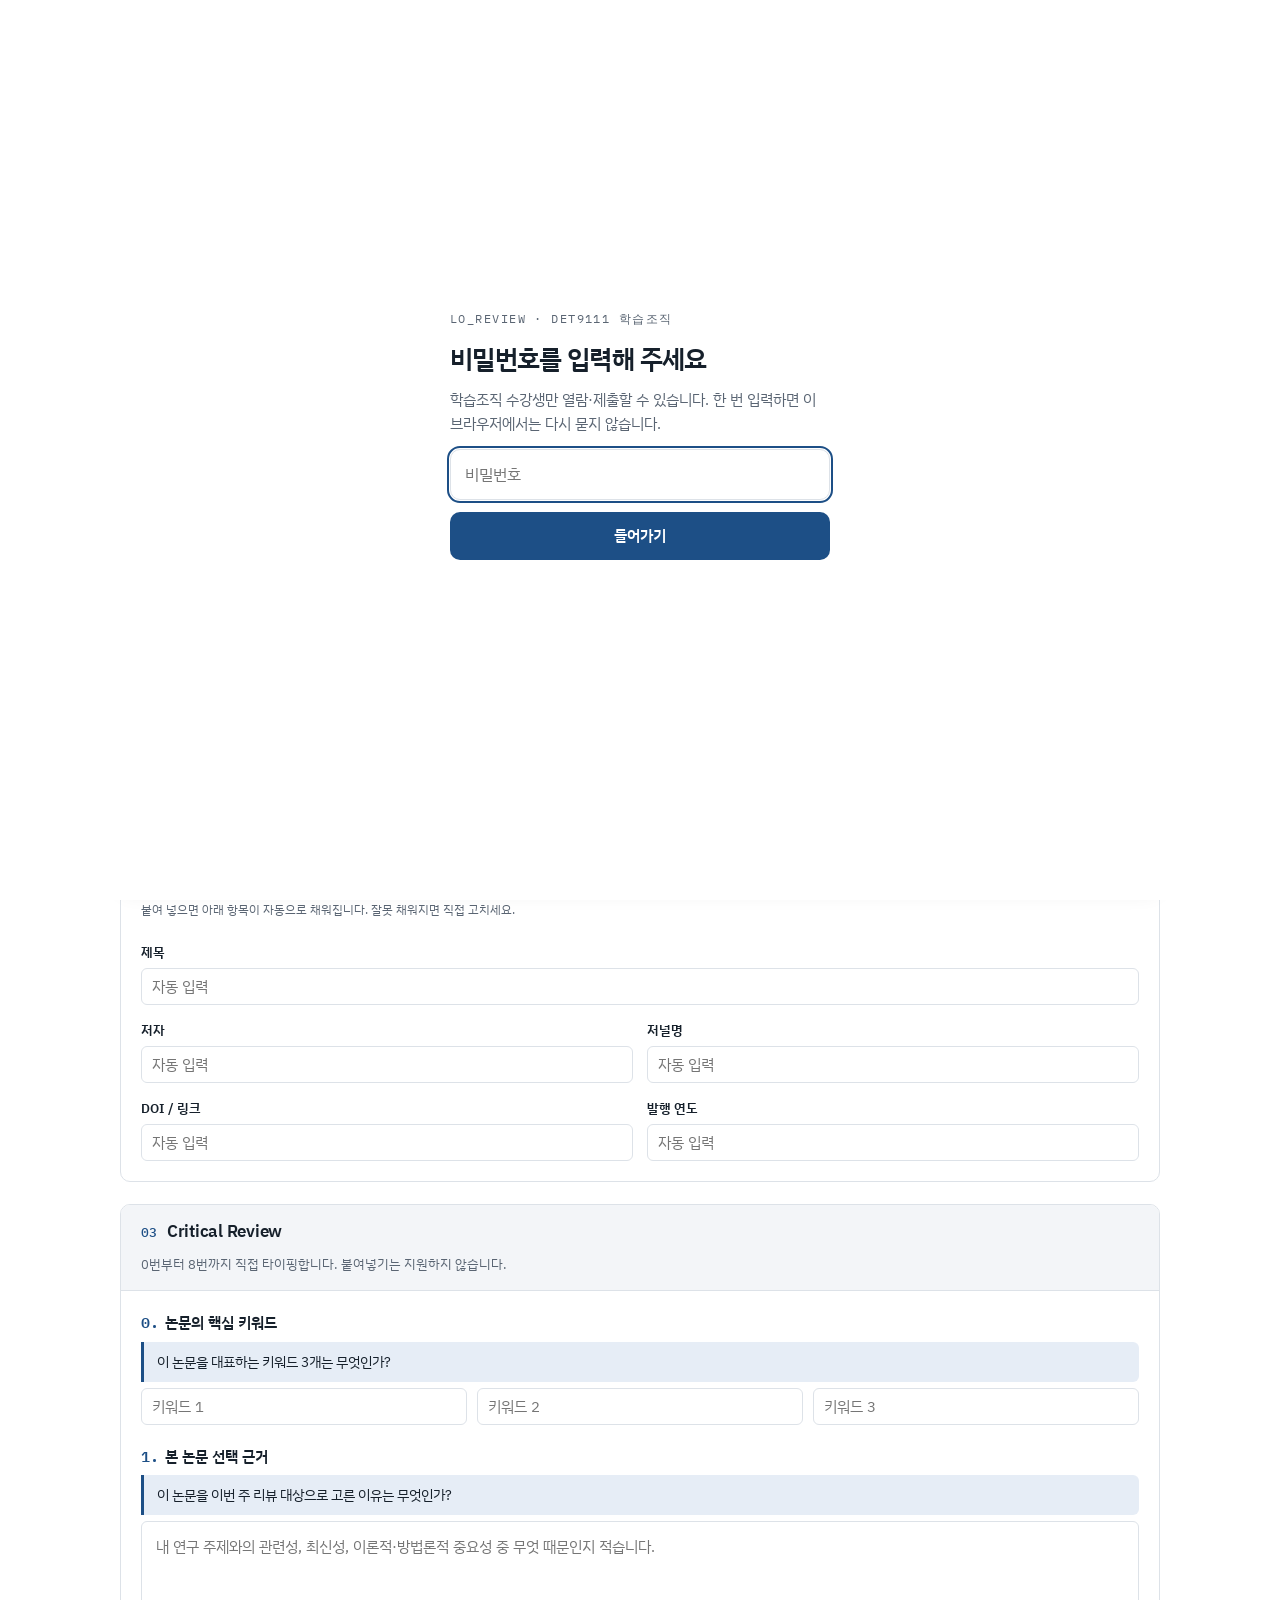
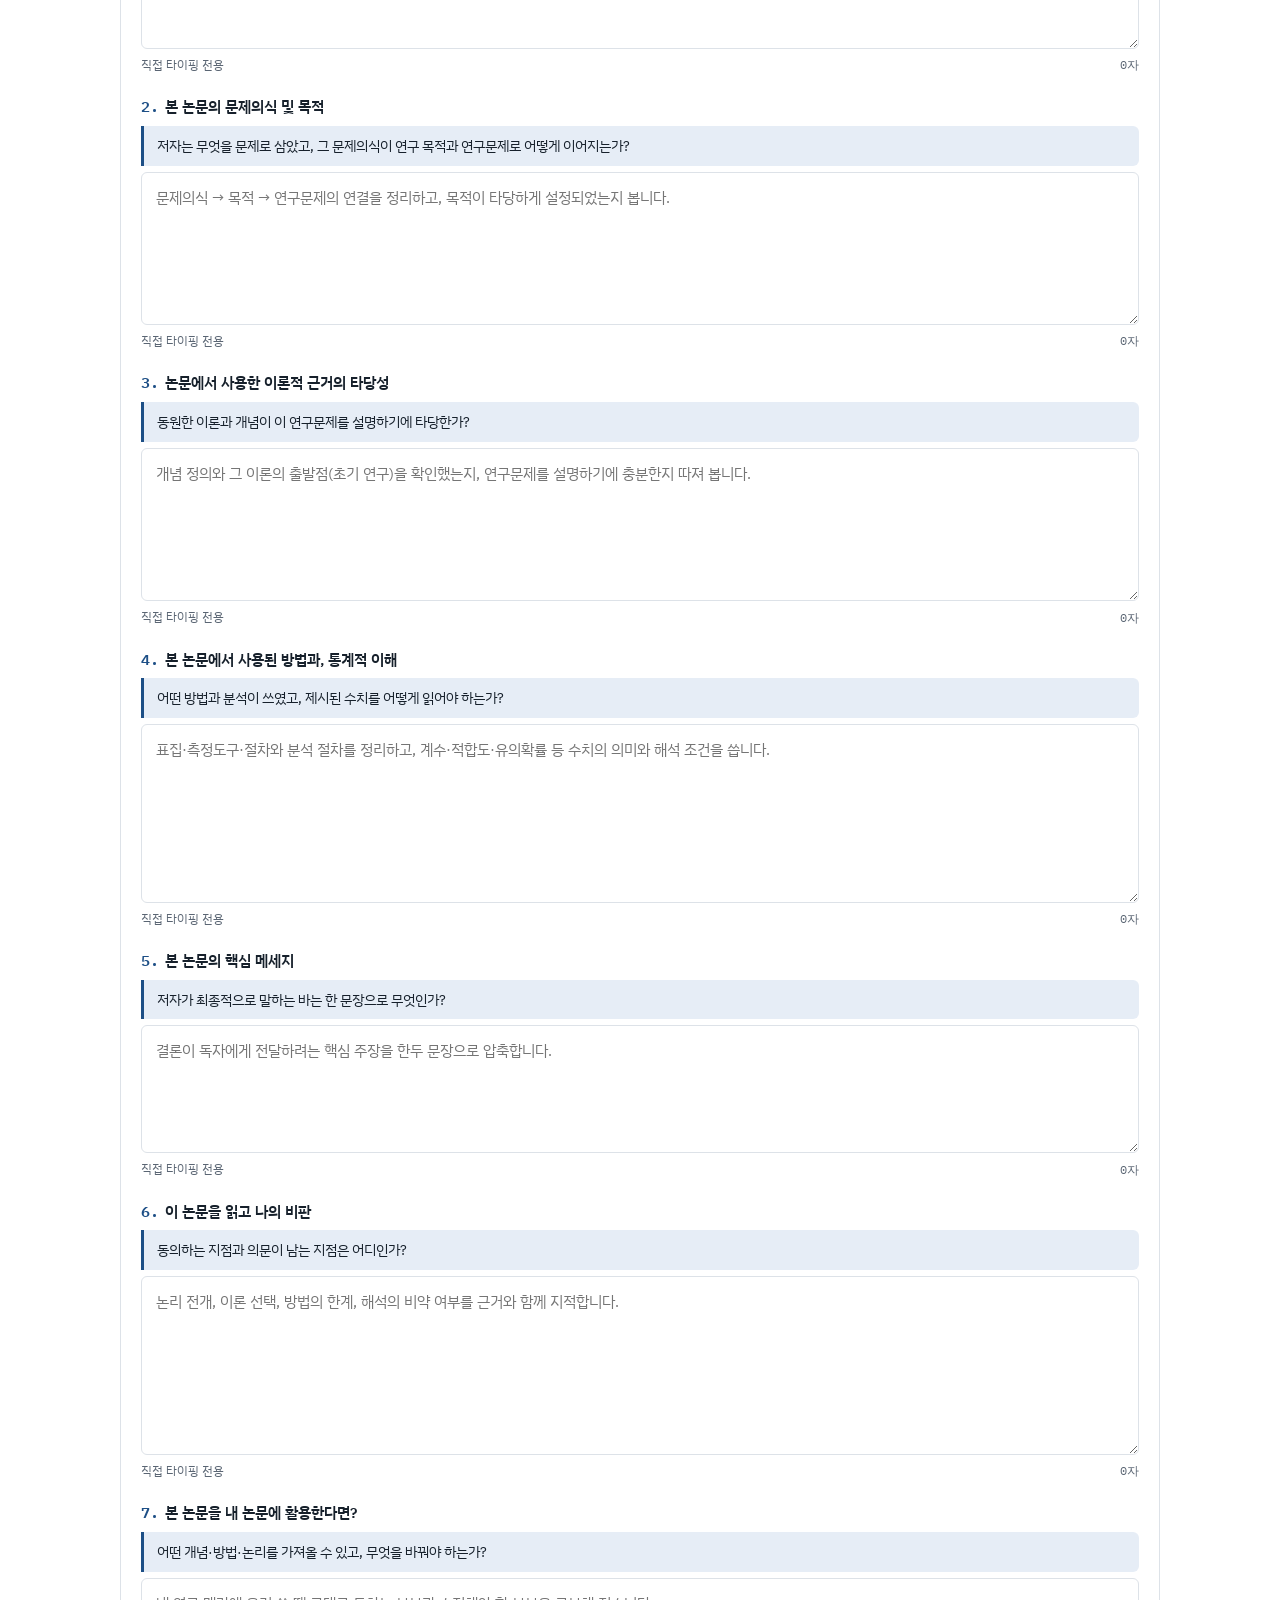
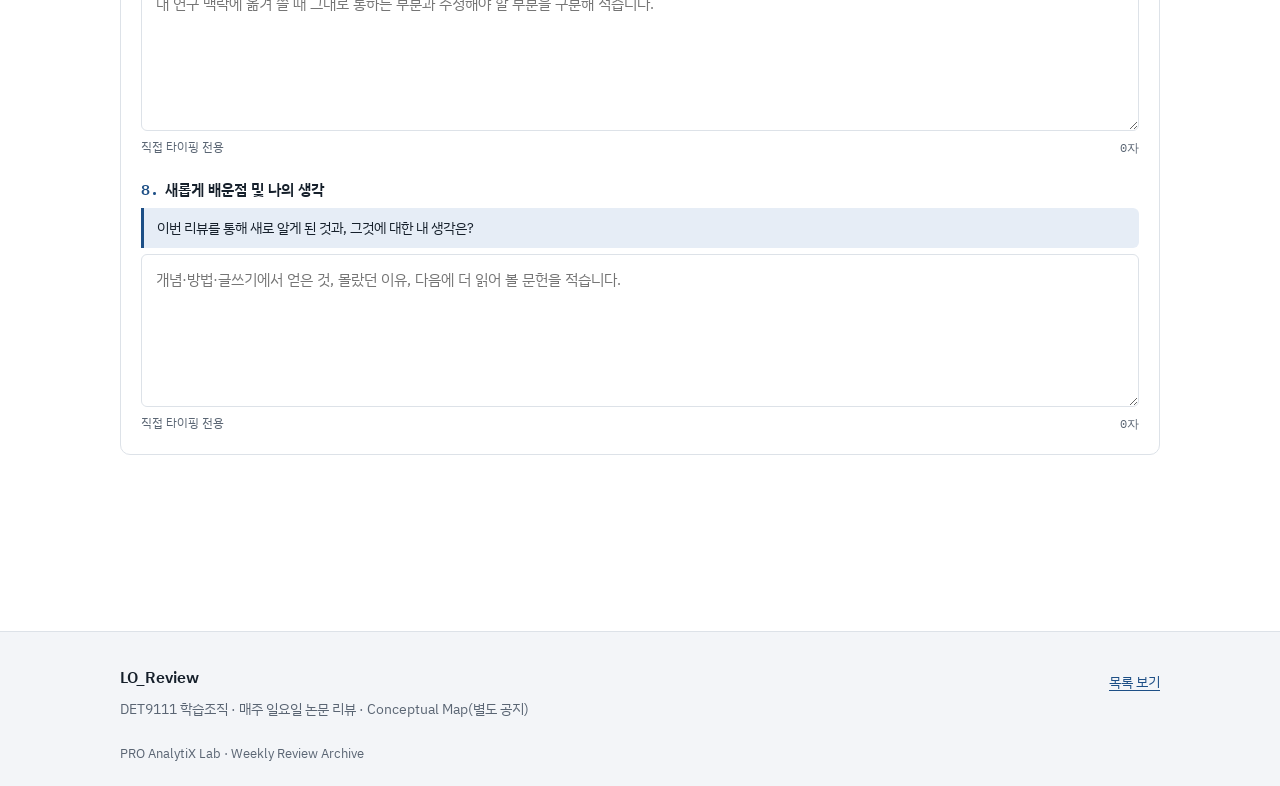
<file: submit.html>
<!DOCTYPE html>
<html lang="ko" data-theme="light">
<head>
<meta charset="utf-8" />
<meta name="viewport" content="width=device-width, initial-scale=1" />
<title>논문 리뷰 제출 · LO_Review</title>
<meta property="og:type" content="website" />
<meta property="og:site_name" content="PRO AnalytiX Lab" />
<meta property="og:title" content="논문 리뷰 제출 · LO_Review" />
<meta property="og:description" content="이름·주차·제출일을 적고 APA 인용을 붙여 넣으면 서지가 자동 입력됩니다. 8개 항목을 작성한 뒤 확인하고 제출합니다." />
<meta property="og:url" content="https://hrdpro.hanyang.ac.kr/lo-review/submit.html" />
<meta property="og:image" content="https://hrdpro.hanyang.ac.kr/assets/images/og-default.jpg" />
<meta property="og:image:width" content="1200" />
<meta property="og:image:height" content="630" />
<meta name="twitter:card" content="summary_large_image" />
<meta name="twitter:image" content="https://hrdpro.hanyang.ac.kr/assets/images/og-default.jpg" />
<meta name="description" content="이름·주차·제출일을 적고 APA 인용을 붙여 넣으면 서지가 자동 입력됩니다. 8개 항목을 작성한 뒤 확인하고 제출합니다." />
<link rel="preconnect" href="https://fonts.googleapis.com" />
<link rel="preconnect" href="https://fonts.gstatic.com" crossorigin />
<link rel="stylesheet" href="https://fonts.googleapis.com/css2?family=IBM+Plex+Sans+KR:wght@400;500;600&family=IBM+Plex+Mono:wght@400;500&display=swap" />
<link rel="stylesheet" href="css/style.css?v=4" />
<link rel="stylesheet" href="css/components.css?v=6" />
</head>
<body>
<a class="skip-link" href="#step-info">본문으로 건너뛰기</a>

<header class="site-header">
  <div class="container header-row">
    <a class="brand" href="https://hrdpro.hanyang.ac.kr/" aria-label="PRO AnalytiX Lab 연구실 홈페이지">
      <span class="brand-logo" aria-hidden="true"><img src="assets/lab-mark.png" alt="" width="39" height="36"></span>
      <span class="brand-text">
        <span class="brand-name">LO_Review</span>
        <span class="brand-sub">Weekly Paper Review</span>
      </span>
    </a>
    <div class="header-actions">
      <button class="icon-btn" type="button" data-theme-toggle aria-label="테마 전환">🌙</button>
      <a class="btn" href="concept.html">Conceptual Map 제출</a>
      <a class="btn" href="index.html">목록 보기</a>
    </div>
  </div>
</header>

<main class="container">
  <a class="daily-back" href="index.html">← 제출된 리뷰 보기</a>

  <header class="page-head">
    <div class="eyebrow">SUBMISSION · WEEKLY REVIEW</div>
    <h1>논문 리뷰 제출</h1>
    <p class="lede">기본 정보를 적고 APA 인용을 붙여 넣으면 서지가 자동으로 채워집니다. 이어서 0번(핵심 키워드)과 1~8번 항목을 직접 타이핑합니다.</p>
  </header>

  <!-- ============ 1) 작성 ============ -->
  <div id="formView">

    <!-- 기본 정보 -->
    <section class="csec" id="step-info" aria-labelledby="infoTitle">
      <div class="csec-head">
        <span class="csec-num">01</span>
        <h2 id="infoTitle">기본 정보</h2>
        <span class="csec-sub">이름과 제출 주차, 제출일을 적습니다.</span>
      </div>
      <div class="csec-body">
        <div class="form-grid">
          <div class="field">
            <label for="f-student">이름 <span class="required">*</span></label>
            <input id="f-student" type="text" placeholder="예: 홍길동" autocomplete="name" />
          </div>
          <div class="field">
            <label for="f-week">제출 주차 <span class="required">*</span></label>
            <select id="f-week"></select>
          </div>
          <div class="field">
            <label for="f-date">제출일</label>
            <input id="f-date" type="date" />
          </div>
        </div>
      </div>
    </section>

    <!-- APA -->
    <section class="csec" id="step-apa" aria-labelledby="apaTitle">
      <div class="csec-head">
        <span class="csec-num">02</span>
        <h2 id="apaTitle">논문 서지 (APA)</h2>
        <span class="csec-sub">APA 양식 참고문헌을 붙여 넣으면 제목·저자·저널명·DOI가 자동으로 입력됩니다.</span>
      </div>
      <div class="csec-body">
        <div class="f-field">
          <label class="f-label" for="f-apa">APA 인용문 <span class="required">*</span></label>
          <textarea id="f-apa" rows="3" placeholder="Sitzmann, T., &amp; Ely, K. (2011). A meta-analysis of self-regulated learning in work-related training and educational attainment: What we know and where we need to go. Psychological Bulletin, 137(3), 421-452. https://doi.org/10.1037/a0022777"></textarea>
          <div class="f-bar">
            <span class="f-hint" id="apaNote">붙여 넣으면 아래 항목이 자동으로 채워집니다. 잘못 채워지면 직접 고치세요.</span>
          </div>
          <div class="jcheck-warn" id="jcheckWarn" role="alert" hidden></div>
        </div>

        <div class="apa-fields">
          <div class="field">
            <label for="f-title">제목</label>
            <input id="f-title" type="text" placeholder="자동 입력" />
          </div>
          <div class="field">
            <label for="f-authors">저자</label>
            <input id="f-authors" type="text" placeholder="자동 입력" />
          </div>
          <div class="field">
            <label for="f-journal">저널명</label>
            <input id="f-journal" type="text" placeholder="자동 입력" />
          </div>
          <div class="field">
            <label for="f-doi">DOI / 링크</label>
            <input id="f-doi" type="text" placeholder="자동 입력" />
          </div>
          <div class="field">
            <label for="f-year">발행 연도</label>
            <input id="f-year" type="number" min="1900" max="2100" step="1" placeholder="자동 입력" />
          </div>
        </div>
      </div>
    </section>

    <!-- 8개 항목 -->
    <div class="composer" id="composer" style="margin-top:22px"></div>

    <div class="actionbar">
      <div class="ab-info">
        <span>작성 <b id="fillCount">0 / 8</b> 항목</span>
        <span id="saveState">임시 저장된 내용 없음</span>
      </div>
      <div class="ab-btns">
        <button class="btn" type="button" id="draftBtn">임시 저장</button>
        <button class="btn btn-primary" type="button" id="confirmBtn">확인하기</button>
      </div>
    </div>
  </div>

  <!-- ============ 2) 확인 (한 장 문서) ============ -->
  <div id="confirmView" hidden>
    <div class="doc-toolbar">
      <p class="doc-tip">작성한 내용을 한 장의 문서로 확인합니다. 고칠 부분이 있으면 <b>수정하기</b>를 누르세요.</p>
      <div class="doc-actions">
        <button class="btn" type="button" id="backBtn">수정하기</button>
        <button class="btn" type="button" id="draftPdfBtn">PDF로 받기</button>
        <button class="btn btn-primary" type="button" id="submitBtn">제출하기</button>
      </div>
    </div>

    <div class="done-bar" id="doneBar" hidden role="status">
      <div class="done-text">
        <strong>✓ 제출이 완료되었습니다.</strong>
        <span>아래 문서를 PDF로 저장해 보관할 수 있습니다. 인쇄 창에서 대상을 <b>PDF로 저장</b>으로 고르세요.</span>
      </div>
      <div class="doc-actions">
        <a class="btn" id="doneView" href="index.html">본문 보기</a>
        <button class="btn btn-primary" type="button" id="pdfBtn">PDF로 받기</button>
      </div>
    </div>

    <article class="doc" id="sheet" aria-label="제출 내용 확인"></article>

    <div class="actionbar">
      <div class="ab-info"><span id="sheetSummary">확인 중…</span></div>
      <div class="ab-btns">
        <button class="btn" type="button" id="backBtn2">수정하기</button>
        <button class="btn btn-primary" type="button" id="submitBtn2">제출하기</button>
      </div>
    </div>
  </div>
</main>

<footer class="site-footer">
  <div class="container footer-row">
    <div>
      <div class="footer-name">LO_Review</div>
      <p>DET9111 학습조직 · 매주 일요일 논문 리뷰 · Conceptual Map(별도 공지)</p>
    </div>
    <p><a href="index.html">목록 보기</a></p>
  </div>
  <div class="container copyright">PRO AnalytiX Lab · Weekly Review Archive</div>
</footer>

<script src="js/api.js?v=20261115-admin-keep"></script>
<script src="js/typing.js?v=20261026-best-lock"></script>
<script src="js/markdown.js?v=20261026-best-lock"></script>
<script src="js/form-schema.js?v=20261026-best-lock"></script>
<script src="js/apa.js?v=20261026-best-lock"></script>
<script src="js/journal-check.js?v=20261026-best-lock"></script>
<script src="js/submit.js?v=20261026-best-lock"></script>
</body>
</html>
</file>
<file: css/style.css>
/* PaperLog — 데일리 논문 리뷰 아카이브
 * 디자인 참고: hrdpro.hanyang.ac.kr/daily-insight (PRO AnalytiX Lab)
 * 색과 글꼴은 아래 토큰에서만 바꾸세요.
 */

:root {
  --ink: #16202b;
  --muted: #5a6573;
  --paper: #ffffff;
  --tint: #f3f5f8;
  --line: #dde2e8;
  --accent: #1d4f86;
  --accent-soft: #e6edf6;
  --gold: #b07d1a;
  --good: #1a7f37;
  --warn: #b54708;
  --danger: #c0392b;
  --f-display: var(--f-body);
  --f-body: "IBM Plex Sans KR", "Apple SD Gothic Neo", "Malgun Gothic", system-ui, sans-serif;
  --f-mono: "IBM Plex Mono", ui-monospace, Menlo, monospace;
  --wide: 1080px;
  --narrow: 900px;
  --radius: 8px;
  --shadow: 0 12px 28px rgba(0, 0, 0, 0.12);
  color-scheme: light;
}

html[data-theme="dark"] {
  --ink: #e6eaf0;
  --muted: #9aa5b3;
  --paper: #11161d;
  --tint: #171e27;
  --line: #2a3441;
  --accent: #8fb6e6;
  --accent-soft: #1c2a3b;
  --gold: #e0b463;
  --good: #4ac26b;
  --warn: #f0883e;
  --danger: #ff8b7d;
  --shadow: 0 12px 28px rgba(0, 0, 0, 0.5);
  color-scheme: dark;
}

* { box-sizing: border-box; }
html { -webkit-text-size-adjust: 100%; scroll-behavior: smooth; }

body {
  margin: 0;
  background: var(--paper);
  color: var(--ink);
  font-family: var(--f-body);
  font-size: 16px;
  line-height: 1.7;
  word-break: keep-all;
  overflow-wrap: break-word;
}

img { max-width: 100%; height: auto; }
a { color: var(--accent); text-underline-offset: 3px; }
a:focus-visible, button:focus-visible, input:focus-visible, select:focus-visible, textarea:focus-visible {
  outline: 2px solid var(--accent); outline-offset: 2px;
}

h1, h2, h3, h4 { text-wrap: balance; line-height: 1.25; margin: 0; }
h1 { font-family: var(--f-display); font-weight: 600; letter-spacing: -0.025em; font-size: clamp(32px, 5vw, 46px); }
h2 { font-family: var(--f-display); font-weight: 600; letter-spacing: -0.015em; font-size: 26px; }
h3 { font-size: 18px; font-weight: 600; }

.container { max-width: var(--wide); margin: 0 auto; padding-inline: 20px; }
main.container { padding-block: 40px 72px; }

.skip-link { position: absolute; left: -9999px; }
.skip-link:focus { left: 8px; top: 8px; z-index: 60; background: var(--accent); color: var(--paper); padding: 6px 12px; border-radius: 6px; }

.eyebrow {
  font-family: var(--f-mono);
  font-size: 12.5px;
  letter-spacing: 0.08em;
  text-transform: uppercase;
  color: var(--muted);
}

.lede { margin: 0; color: var(--muted); max-width: 62ch; font-size: 17px; }
.n { font-family: var(--f-mono); font-size: 0.6em; font-weight: 400; color: var(--muted); vertical-align: 0.2em; margin-left: 4px; }
.sr-only { position: absolute; width: 1px; height: 1px; overflow: hidden; clip: rect(0 0 0 0); }

/* ---------- header ---------- */

.site-header { border-bottom: 1px solid var(--line); background: var(--paper); position: sticky; top: 0; z-index: 20; }
.header-row { display: flex; align-items: center; justify-content: space-between; gap: 16px; min-height: 64px; padding-block: 6px; flex-wrap: wrap; }
.brand { display: flex; align-items: center; gap: 10px; text-decoration: none; color: var(--ink); line-height: 1.2; }
.brand-mark {
  width: 40px; height: 40px; flex: none; display: grid; place-items: center;
  border: 1px solid var(--line); border-radius: var(--radius); background: var(--tint); font-size: 18px;
}
.brand-text { display: grid; }
.brand-name { font-family: var(--f-display); font-weight: 600; font-size: 19px; }
.brand-sub { font-family: var(--f-mono); font-size: 11px; letter-spacing: 0.08em; text-transform: uppercase; color: var(--muted); }
.header-actions { display: flex; align-items: center; gap: 8px; flex-wrap: wrap; }
.header-actions .btn { white-space: nowrap; }

/* ---------- buttons ---------- */

/* [hidden] 이 .btn/.icon-btn 의 display 규칙에 덮이지 않도록 고정합니다. */
[hidden] { display: none !important; }

.btn {
  display: inline-flex; align-items: center; justify-content: center; gap: 6px;
  font: inherit; font-size: 14.5px; font-weight: 500;
  padding: 7px 16px; border: 1px solid var(--line); border-radius: 6px;
  background: var(--paper); color: var(--ink); cursor: pointer; text-decoration: none;
  transition: transform 0.18s ease, border-color 0.18s ease, background-color 0.18s ease;
}
.btn:hover { border-color: var(--accent); text-decoration: none; }
.btn-primary { background: var(--accent); border-color: var(--accent); color: var(--paper); }
.btn-danger { color: var(--danger); }
.btn-danger:hover { border-color: var(--danger); }
.btn-sm { padding: 4px 10px; font-size: 13.5px; }
.btn:disabled { opacity: 0.55; cursor: not-allowed; }
@media (prefers-reduced-motion: reduce) { .btn { transition: none; } }

.icon-btn {
  font: inherit; font-size: 15px; line-height: 1;
  width: 38px; height: 38px; display: inline-grid; place-items: center;
  border: 1px solid var(--line); border-radius: 6px; background: var(--paper); color: var(--ink); cursor: pointer;
}
.icon-btn:hover { border-color: var(--accent); }

select, input, textarea { font-family: inherit; }
input[type="search"], input[type="text"], input[type="url"], input[type="number"], input[type="date"], select, textarea {
  padding: 7px 10px; border: 1px solid var(--line); border-radius: 6px;
  background: var(--paper); color: var(--ink); font-size: 15px;
}

/* ---------- hero / index ---------- */

.daily-index { max-width: var(--narrow); margin-inline: auto; }
.daily-hero { display: grid; gap: 18px; padding-block: 12px 32px; }
.daily-hero h1 { font-size: clamp(38px, 6.5vw, 58px); }
.daily-hero h1 span {
  display: block; margin-top: 14px; font-family: var(--f-body);
  font-size: clamp(17px, 2.4vw, 20px); font-weight: 500; line-height: 1.5; letter-spacing: 0;
  color: var(--ink);
}

.kpis { display: grid; grid-template-columns: repeat(5, minmax(0, 1fr)); gap: 12px; }
.kpi { border: 1px solid var(--line); border-radius: var(--radius); padding: 14px 16px; display: grid; gap: 2px; align-content: start; }
.kpi-k { font-size: 13px; color: var(--muted); }
.kpi-v { font-size: 26px; font-weight: 600; font-variant-numeric: tabular-nums; line-height: 1.3; }
.kpi-v small { font-size: 14px; font-weight: 400; color: var(--muted); margin-left: 4px; }
.kpi-s { font-size: 12.5px; color: var(--muted); }

.panel { border: 1px solid var(--line); border-radius: 10px; padding: 20px; background: var(--paper); min-width: 0; }
.panel-sub { margin: 2px 0 12px; font-size: 13px; color: var(--muted); }
.panel-title { font-family: var(--f-body); font-size: 17px; font-weight: 600; margin: 0; }

.daily-archive { margin-top: 44px; }
.daily-archive > h2 { font-size: 23px; margin-bottom: 14px; }

/* ---------- toolbar ---------- */

.toolbar { display: flex; flex-wrap: wrap; gap: 10px; align-items: center; margin-bottom: 14px; }
.search-wrap { position: relative; flex: 1 1 240px; }
.search-wrap input { width: 100%; }
.sort-wrap { display: flex; align-items: center; gap: 6px; }
.sort-wrap label { font-family: var(--f-mono); font-size: 12px; letter-spacing: 0.06em; color: var(--muted); text-transform: uppercase; }

.seg { display: inline-flex; align-items: center; gap: 4px; flex-wrap: wrap; }
.seg button {
  font: inherit; font-size: 14px; padding: 6px 14px;
  border: 1px solid var(--line); background: var(--paper); color: var(--ink);
  border-radius: 999px; cursor: pointer;
}
.seg button:hover { border-color: var(--accent); }
.seg button[aria-pressed="true"] { background: var(--accent); border-color: var(--accent); color: var(--paper); }

.tag-row { display: flex; flex-wrap: wrap; gap: 6px; margin-top: 12px; padding-top: 14px; border-top: 1px solid var(--line); }
.tag-chip {
  font: inherit; font-size: 13px; padding: 3px 10px; border-radius: 999px;
  background: var(--tint); border: 1px solid transparent; color: var(--ink); cursor: pointer;
}
.tag-chip:hover { border-color: var(--accent); }
.tag-chip[aria-pressed="true"] { background: var(--accent); border-color: var(--accent); color: var(--paper); }
.tag-chip small { font-family: var(--f-mono); font-size: 11px; margin-left: 5px; opacity: 0.7; }
.tag-hint { font-size: 13px; color: var(--muted); }

/* ---------- cards ---------- */

.inst-grid { display: grid; grid-template-columns: repeat(auto-fill, minmax(300px, 1fr)); gap: 16px; margin-top: 18px; }
.inst {
  display: grid; gap: 10px; align-content: start;
  padding: 20px; border: 1px solid var(--line); border-radius: var(--radius);
  background: var(--paper); position: relative;
  transition: transform 0.2s ease, box-shadow 0.2s ease, border-color 0.2s ease;
}
@media (hover: hover) {
  .inst:hover { transform: scale(1.02); z-index: 3; border-color: var(--accent); box-shadow: var(--shadow); }
}
.inst:active { transform: scale(1.02); z-index: 3; border-color: var(--accent); }
@media (prefers-reduced-motion: reduce) { .inst { transition: none; } .inst:hover, .inst:active { transform: none; } }

.inst .tags { list-style: none; margin: 0; padding: 0; display: flex; flex-wrap: wrap; gap: 4px; }
.inst .tags li { font-size: 12px; padding: 2px 9px; border-radius: 999px; background: var(--tint); color: var(--ink); }
.inst h3 { font-size: 18px; line-height: 1.45; }
.inst h3 a { color: var(--ink); text-decoration: none; }
.inst h3 a:hover { color: var(--accent); }
.inst .inst-lede { margin: 0; color: var(--muted); font-size: 14.5px; line-height: 1.65; }
.inst-foot {
  display: flex; flex-wrap: wrap; align-items: center; justify-content: space-between; gap: 8px;
  margin-top: 4px; padding-top: 12px; border-top: 1px solid var(--line);
  font-family: var(--f-mono); font-size: 12px; color: var(--muted);
}
.inst-actions { display: flex; gap: 6px; }

.badge {
  display: inline-block; font-family: var(--f-mono); font-size: 11px;
  letter-spacing: 0.06em; text-transform: uppercase;
  padding: 1px 8px; border-radius: 4px; background: var(--tint); color: var(--muted);
}
.badge-done { color: var(--good); }
.badge-reading { color: var(--warn); }
.badge-planned { color: var(--muted); }

.stars { color: var(--gold); font-size: 14px; letter-spacing: 0.05em; white-space: nowrap; }
.stars-empty { color: var(--muted); font-family: var(--f-mono); font-size: 12px; }

.empty {
  grid-column: 1 / -1; text-align: center; padding: 40px 20px;
  border: 1px dashed var(--line); border-radius: var(--radius); color: var(--muted);
}
.empty strong { display: block; font-size: 17px; font-weight: 600; color: var(--ink); margin-bottom: 6px; }
.empty a { color: var(--accent); }

.skeleton {
  height: 172px; border: 1px solid var(--line); border-radius: var(--radius);
  background: linear-gradient(90deg, var(--tint) 25%, var(--paper) 50%, var(--tint) 75%);
  background-size: 200% 100%; animation: shimmer 1.3s infinite linear;
}
@keyframes shimmer { from { background-position: 200% 0; } to { background-position: -200% 0; } }
@media (prefers-reduced-motion: reduce) { .skeleton { animation: none; } }

/* ---------- chart ---------- */

.chart-box { position: relative; height: 220px; }
.chart-legend { font-size: 13px; color: var(--muted); margin: 12px 0 0; }

/* ---------- detail page ---------- */

.page-head { display: grid; gap: 10px; margin-bottom: 30px; padding-bottom: 30px; border-bottom: 1px solid var(--line); }
.page-head h1 { font-size: clamp(30px, 4.5vw, 42px); line-height: 1.35; }
.page-head .tags { list-style: none; margin: 6px 0 0; padding: 0; display: flex; flex-wrap: wrap; gap: 6px; }
.page-head .tags li { font-size: 13px; padding: 3px 10px; border-radius: 999px; background: var(--tint); }
.page-head-meta { font-family: var(--f-mono); font-size: 12.5px; color: var(--muted); display: flex; flex-wrap: wrap; gap: 4px 14px; }

.daily-back { display: inline-block; font-size: 14px; text-decoration: none; margin-bottom: 28px; }
.prose { max-width: none; }
.prose p { margin: 0 0 16px; }
.prose > p:last-child { margin-bottom: 0; }
.prose em { font-style: italic; }

.daily-takeaway {
  background: var(--accent-soft); border-left: 3px solid var(--accent);
  border-radius: 0 var(--radius) var(--radius) 0; padding: 20px 24px; margin-bottom: 32px;
}
.daily-takeaway .label { font-family: var(--f-mono); font-size: 12px; letter-spacing: 0.06em; text-transform: uppercase; color: var(--accent); margin-bottom: 8px; }
.daily-takeaway p { margin: 0 0 10px; }
.daily-takeaway p:last-child { margin-bottom: 0; }
.daily-takeaway .empty-hint { color: var(--muted); }

.daily-brief {
  margin: 0 0 36px; padding: 22px 24px; background: var(--paper);
  border: 1px solid var(--line); border-top: 3px solid var(--accent); border-radius: var(--radius);
}
.daily-brief h3 { font-size: 20px; line-height: 1.45; margin-bottom: 6px; }
.daily-brief-cite { font-size: 14px; color: var(--muted); margin: 0; }
.daily-brief-cite a { overflow-wrap: anywhere; }
.daily-brief dl { display: grid; grid-template-columns: max-content 1fr; gap: 12px 20px; margin: 18px 0 0; padding-top: 18px; border-top: 1px solid var(--line); }
.daily-brief dt { font-weight: 600; font-size: 14.5px; }
.daily-brief dd { margin: 0; font-size: 15px; }

.daily-content h2 {
  font-family: var(--f-body); font-size: 23px; font-weight: 600; line-height: 1.5;
  border-top: 1px solid var(--line); margin-top: 40px; padding-top: 28px;
}
.daily-content h2:first-child { border-top: 0; margin-top: 0; padding-top: 0; }
.daily-content blockquote {
  background: var(--tint); margin: 20px 0; padding: 16px 20px;
  border-left: 2px solid var(--line); border-radius: 0 6px 6px 0; font-size: 14.5px;
}
.daily-content blockquote p { margin: 0 0 8px; }
.daily-content blockquote p:last-child { margin-bottom: 0; }
.daily-content blockquote strong { color: var(--accent); }
.daily-content ul, .daily-content ol { margin: 0 0 16px; padding-left: 1.3em; }
.daily-content li { margin-bottom: 8px; }
.daily-content hr { border: 0; border-top: 1px solid var(--line); margin-block: 36px 24px; }
.daily-content h3 { font-size: 18px; margin: 32px 0 12px; }
.daily-content .table-wrap { overflow-x: auto; border: 1px solid var(--line); border-radius: var(--radius); margin-block: 16px; }
.daily-content table { border-collapse: collapse; width: 100%; font-size: 14.5px; }
.daily-content th, .daily-content td { text-align: left; padding: 10px 14px; border-bottom: 1px solid var(--line); vertical-align: top; }
.daily-content th { font-family: var(--f-mono); font-size: 12px; letter-spacing: 0.05em; color: var(--muted); font-weight: 500; background: var(--tint); white-space: nowrap; }

.references p { font-size: 13.5px; color: var(--muted); margin: 0 0 8px; overflow-wrap: anywhere; }
.questions { margin: 0; padding-left: 1.3em; }
.questions li { margin-bottom: 8px; }

.kv { display: grid; grid-template-columns: max-content 1fr; gap: 6px 18px; margin: 0; font-size: 15px; }
.kv dt { font-family: var(--f-mono); font-size: 12px; letter-spacing: 0.06em; text-transform: uppercase; color: var(--muted); padding-top: 4px; }
.kv dd { margin: 0; overflow-wrap: anywhere; }

.fig-caption { font-size: 13.5px; color: var(--muted); margin-top: 8px; }
.cover { display: block; width: 100%; border: 1px solid var(--line); border-radius: var(--radius); margin-bottom: 28px; }

.post-nav { display: flex; justify-content: space-between; gap: 16px; margin-top: 56px; padding-top: 20px; border-top: 1px solid var(--line); }
.post-nav a { font-size: 14.5px; }
.post-nav .spacer { flex: 1; }

/* ---------- modal ---------- */

.modal { position: fixed; inset: 0; z-index: 50; display: none; background: rgba(15, 20, 28, 0.55); overflow-y: auto; padding: 24px 16px; }
.modal.is-open { display: block; }
.modal-card { background: var(--paper); border: 1px solid var(--line); border-radius: 10px; width: min(760px, 100%); margin: 16px auto; }
.modal-head { display: flex; align-items: center; justify-content: space-between; gap: 16px; padding: 16px 22px; border-bottom: 1px solid var(--line); }
.modal-head h2 { font-size: 21px; margin: 0; }
.modal-body { padding: 22px; }
.modal-foot { display: flex; justify-content: space-between; gap: 8px; padding: 14px 22px; border-top: 1px solid var(--line); background: var(--tint); border-radius: 0 0 10px 10px; }
.modal-foot .right { display: flex; gap: 8px; }

.form-grid { display: grid; grid-template-columns: repeat(2, minmax(0, 1fr)); gap: 16px; }
.field { display: grid; gap: 5px; align-content: start; }
.field-full { grid-column: 1 / -1; }
.field > label { font-size: 13px; font-weight: 600; color: var(--ink); }
.field .hint { font-weight: 400; color: var(--muted); font-family: var(--f-mono); font-size: 11.5px; }
.field input, .field select, .field textarea { width: 100%; }
.field textarea { resize: vertical; min-height: 108px; line-height: 1.65; }
.field input[aria-invalid="true"], .field textarea[aria-invalid="true"] { border-color: var(--danger); }
.required { color: var(--danger); }

.rating-picker { display: flex; gap: 4px; align-items: center; flex-wrap: wrap; }
.rating-picker button {
  font: inherit; font-size: 15px; width: 38px; height: 34px;
  border: 1px solid var(--line); border-radius: 6px; background: var(--paper); color: var(--gold); cursor: pointer;
}
.rating-picker button[aria-pressed="true"] { background: var(--accent-soft); border-color: var(--gold); }
.rating-picker .clear { width: auto; padding: 0 12px; font-size: 13.5px; color: var(--muted); }

/* ---------- toast ---------- */

.toast-wrap { position: fixed; bottom: 20px; left: 50%; transform: translateX(-50%); z-index: 70; display: grid; gap: 8px; justify-items: center; }
.toast {
  background: var(--ink); color: var(--paper); border-radius: 6px; padding: 9px 18px;
  font-size: 14px; font-weight: 500; opacity: 0; transform: translateY(8px);
  transition: opacity 0.2s ease, transform 0.2s ease; max-width: min(92vw, 460px);
}
.toast.is-in { opacity: 1; transform: none; }
.toast-ok { background: var(--good); color: #fff; }
.toast-err { background: var(--danger); color: #fff; }
@media (prefers-reduced-motion: reduce) { .toast { transition: none; } }

/* ---------- footer ---------- */

.site-footer { background: var(--tint); border-top: 1px solid var(--line); padding-block: 32px 22px; font-size: 14px; color: var(--muted); }
.footer-row { display: flex; flex-wrap: wrap; justify-content: space-between; gap: 20px; }
.footer-row p { margin: 6px 0 0; }
.footer-name { font-family: var(--f-display); font-weight: 600; font-size: 16px; color: var(--ink); }
.copyright { margin-top: 22px; font-size: 12.5px; }

/* ---------- responsive ---------- */

@media (max-width: 900px) {
  .kpis { grid-template-columns: repeat(2, minmax(0, 1fr)); }
  .kpis .kpi:last-child { grid-column: 1 / -1; }
}

@media (max-width: 680px) {
  body { font-size: 15.5px; }
  .container { padding-inline: 16px; }
  main.container { padding-block: 24px 56px; }
  .daily-hero { padding-block: 4px 24px; }
  .daily-hero h1 span { font-size: 17px; }
  .daily-archive { margin-top: 32px; }
  .inst-grid { grid-template-columns: 1fr; gap: 14px; }
  .inst { padding: 18px; }
  .seg button { padding: 6px 11px; font-size: 13.5px; }
  .toolbar { gap: 8px; }
  .search-wrap { flex: 1 1 100%; }
  .sort-wrap { flex: 1 1 auto; }
  .daily-content h2 { font-size: 20px; margin-top: 32px; padding-top: 22px; }
  .daily-brief { padding: 18px; }
  .daily-brief dl { grid-template-columns: 1fr; gap: 4px; }
  .daily-brief dd { margin-bottom: 10px; }
  .daily-takeaway { padding: 16px 18px; }
  .form-grid { grid-template-columns: 1fr; }
  .modal { padding: 0; }
  .modal-card { margin: 0; border-radius: 0; min-height: 100vh; width: 100%; }
  .modal-foot { border-radius: 0; position: sticky; bottom: 0; }
  .kv { grid-template-columns: 1fr; gap: 2px; }
  .kv dd { margin-bottom: 10px; }
  .inst-actions .btn { flex: 1 1 auto; }
}

/* 상단 브랜드: PRO-AX 마크 + LO_Review 이름 (다크 테마에서는 흰 바탕 위에 마크) */
.brand-logo { display: flex; align-items: center; line-height: 0; }
.brand-logo img { height: 36px; width: auto; border-radius: 6px; }
html[data-theme="dark"] .brand-logo img { background: #fff; padding: 3px; }
</file>
<file: css/components.css>
/* PRO-AX Lab Review — 컴포넌트 레이어
 * css/style.css 의 토큰(--ink/--muted/--paper/--tint/--line/--accent …)만 사용합니다.
 */

/* ---------- 미리보기 모드 안내 띠 ---------- */

.local-banner { background: var(--tint); border-bottom: 1px solid var(--line); font-size: 13.5px; color: var(--muted); padding-block: 9px; }
.local-banner strong { color: var(--warn); font-weight: 600; margin-right: 8px; }
@media print { .local-banner { display: none !important; } }

/* ---------- 대문 ---------- */

.landing { padding-block: 20px 8px; display: grid; gap: 20px; }
.landing h1 { font-size: clamp(38px, 6.5vw, 58px); line-height: 1.15; }
.landing .lede { max-width: 60ch; }

.notice {
  max-width: 60ch; padding: 14px 18px;
  background: var(--tint); border-left: 3px solid var(--warn); border-radius: 0 8px 8px 0;
}
.notice-title { margin: 0 0 6px; font-size: 14px; font-weight: 600; color: var(--warn); letter-spacing: .02em; }
.notice-list { margin: 0; padding-left: 1.3em; font-size: 15px; line-height: 1.75; color: var(--ink); }

.landing-top { display: grid; grid-template-columns: minmax(0, 1fr) minmax(0, 1fr); gap: 14px; align-items: start; }
.landing-top .notice { max-width: none; }
.final-box { padding: 14px 18px; border: 1px solid var(--accent); border-radius: 8px; background: var(--accent-soft); display: grid; gap: 10px; align-content: start; }
.final-title { margin: 0; font-size: 15px; font-weight: 600; color: var(--accent); display: flex; flex-wrap: wrap; align-items: center; gap: 8px; }
.final-tag { padding: 1px 9px; border-radius: 999px; background: var(--accent); color: var(--paper); font-size: 12px; font-weight: 600; }
.final-form { display: grid; gap: 10px; }
.final-row { display: grid; grid-template-columns: 1fr; gap: 10px; }
.final-drop { padding: 16px 14px; background: var(--paper); }
.final-drop.is-filled .dz-title { color: var(--accent); }
.final-form .btn { justify-self: start; }
.final-form .dz-hint:empty { display: none; }
.final-form .dz-hint.is-ok { color: var(--accent); font-weight: 600; }
.schedule { display: grid; grid-template-columns: repeat(2, minmax(0, 1fr)); gap: 14px; margin-top: 6px; }
.sched {
  display: flex; gap: 16px; align-items: flex-start;
  padding: 20px 22px; border: 1px solid var(--line); border-radius: 10px;
  background: var(--paper); border-top: 3px solid var(--accent);
  text-decoration: none; color: var(--ink);
  transition: border-color .16s ease, box-shadow .16s ease;
}
a.sched:hover { border-color: var(--accent); box-shadow: var(--shadow); }
@media (prefers-reduced-motion: reduce) { .sched { transition: none; } }
.sched-day {
  flex: none; font-family: var(--f-mono); font-size: 12.5px; letter-spacing: .06em;
  color: var(--accent); background: var(--accent-soft); border-radius: 6px;
  padding: 5px 10px; white-space: nowrap;
}
.sched-body { display: grid; gap: 4px; min-width: 0; }
.sched-title { display: block; font-size: 18px; font-weight: 600; line-height: 1.35; }
.sched-desc { display: block; margin: 0; font-size: 14px; color: var(--muted); line-height: 1.6; }
.sched-go { display: block; margin-top: 4px; font-size: 13px; color: var(--accent); font-weight: 500; }

.landing-cta { display: flex; flex-wrap: wrap; gap: 10px; margin-top: 4px; }

/* ---------- 섹션 헤더 ---------- */

.sec-head { display: flex; flex-wrap: wrap; align-items: baseline; justify-content: space-between; gap: 10px; margin: 46px 0 14px; }
.sec-head h2 { font-size: 23px; margin: 0; }
.sec-head .sub { font-size: 14px; color: var(--muted); }

/* ---------- 칩 ---------- */

.chip {
  display: inline-flex; align-items: center; gap: 5px;
  font-family: var(--f-mono); font-size: 11.5px; letter-spacing: .04em;
  padding: 2px 9px; border-radius: 999px; border: 1px solid currentColor;
  white-space: nowrap; vertical-align: middle; text-decoration: none;
}
.chip-ok { color: var(--good); background: color-mix(in srgb, var(--good) 10%, transparent); }
.chip-warn { color: var(--warn); background: color-mix(in srgb, var(--warn) 10%, transparent); }
.chip-block { color: var(--danger); background: color-mix(in srgb, var(--danger) 10%, transparent); }
.chip-muted { color: var(--muted); background: var(--tint); }
.chip-week { color: var(--accent); background: var(--accent-soft); }
a.chip-week:hover { border-color: var(--accent); }

.dot-mark { width: 7px; height: 7px; border-radius: 50%; background: currentColor; flex: none; }

/* ---------- 아바타 ---------- */

.avatar {
  width: 34px; height: 34px; flex: none; border-radius: 50%;
  display: grid; place-items: center;
  font-family: var(--f-mono); font-size: 12px; font-weight: 500;
  background: var(--accent-soft); color: var(--accent); border: 1px solid var(--line);
}

/* ---------- 주차 탭 ---------- */

.weektabs { display: flex; flex-wrap: wrap; gap: 6px; }
.weektab {
  font: inherit; font-size: 13px; padding: 4px 11px; border-radius: 999px;
  border: 1px solid var(--line); background: var(--paper); color: var(--ink); cursor: pointer;
}
.weektab:hover { border-color: var(--accent); }
.weektab[aria-pressed="true"] { background: var(--accent); border-color: var(--accent); color: var(--paper); }
.weektab small { font-family: var(--f-mono); font-size: 11px; margin-left: 5px; opacity: .75; }

/* ---------- 리뷰 카드 (박스형 요약) ---------- */

/* Weekly Insight(hrdpro.hanyang.ac.kr/weekly-insight) 카드와 같은 박스 — 박스 전체가 본문 링크 */
.inst {
  display: grid; gap: 10px; align-content: start; padding: 20px;
  border: 1px solid var(--line); border-radius: var(--radius); background: var(--paper);
  text-decoration: none; color: var(--ink);
  transition: transform .18s ease, box-shadow .18s ease, border-color .18s ease;
}
.review-card-wrap {
  display: grid; gap: 10px; align-content: start; min-width: 0; padding: 20px;
  border: 1px solid var(--line); border-radius: var(--radius); background: var(--paper);
  transition: transform .2s ease, box-shadow .2s ease, border-color .2s ease;
}
.review-card-wrap.is-best { border-color: var(--danger); animation: best-card-pulse 1.6s ease-in-out infinite; }
.best-card-head { display: flex; flex-wrap: wrap; align-items: center; gap: 6px 10px; min-height: 44px; }
.best-card-head .inst-who { margin: 0; }
.review-card-wrap > .inst { height: auto; padding: 0; border: 0; border-radius: 0; background: transparent; }
.review-card-wrap > .inst:hover { transform: none; border: 0; box-shadow: none; }
.review-card-wrap:hover { transform: translateY(-2px); box-shadow: 0 10px 24px rgba(0, 0, 0, .06); }
.review-title { display: flex; flex-wrap: wrap; align-items: center; gap: 8px; }
.best-checkbox {
  display: inline-flex; align-items: center; gap: 8px; min-height: 44px;
  max-width: 100%; cursor: pointer;
}
.best-checkbox input {
  flex: none; width: 18px; height: 18px; margin: 0;
  accent-color: #d71920; cursor: pointer;
}
.best-checkbox input:focus-visible { outline: 2px solid var(--danger); outline-offset: 3px; }
.best-checkbox input:disabled { opacity: .6; cursor: wait; }
.best-week-badge[hidden] { display: none; }
.best-week-badge {
  display: inline-block; max-width: 100%; padding: 6px 10px;
  color: var(--danger); background: var(--paper); border: 2px solid var(--danger);
  border-radius: 7px; font-size: 12px; line-height: 1.5; font-weight: 700;
  text-align: center; animation: best-badge-pulse 1.6s ease-in-out infinite;
}
@keyframes best-badge-pulse {
  0%, 100% { opacity: 1; box-shadow: 0 0 0 0 rgba(215, 25, 32, .1); text-shadow: none; }
  50% { opacity: .65; box-shadow: 0 0 12px rgba(215, 25, 32, .4); text-shadow: 0 0 6px rgba(215, 25, 32, .3); }
}
@keyframes best-card-pulse {
  0%, 100% { box-shadow: 0 0 0 1px rgba(215, 25, 32, .16); }
  50% { box-shadow: 0 0 0 2px rgba(215, 25, 32, .3), 0 4px 18px rgba(215, 25, 32, .16); }
}
@media (prefers-reduced-motion: reduce) {
  .best-week-badge, .review-card-wrap.is-best { animation: none; }
}
@media print {
  .best-week-badge, .review-card-wrap.is-best { animation: none; }
  .best-checkbox input { display: none; }
}

.inst:hover { border-color: var(--accent); transform: translateY(-2px); box-shadow: 0 10px 24px rgba(0, 0, 0, .06); }
.inst h3 { font-size: 18px; line-height: 1.45; margin: 0; }
.inst p {
  margin: 4px 0 0; font-size: 14.5px; line-height: 1.8; color: var(--ink);
  display: -webkit-box; -webkit-line-clamp: 6; -webkit-box-orient: vertical; overflow: hidden;
}
.inst .tags { display: flex; flex-wrap: wrap; gap: 4px; }
.badge {
  display: inline-block; font-family: var(--f-mono); font-size: 11px; letter-spacing: .06em;
  padding: 1px 8px; border-radius: 4px; background: var(--tint); color: var(--muted);
}
.inst .cm-thumb { height: 180px; border: 1px solid var(--line); border-radius: 6px; }
.inst-who { font-size: 16px; font-weight: 600; color: var(--accent); line-height: 1.3; }

/* ---------- 주차 묶음 (마감 지나면 접힘) ---------- */

.weeks { display: grid; gap: 12px; }
.weeks .entries, .weeks .cm-grid { margin-top: 12px; }

.admin-pdf-panel { margin: 0 0 18px; padding: 18px; border: 1px solid var(--line); border-radius: 14px; background: var(--surface, var(--paper)); }
.admin-pdf-panel[hidden] { display: none; }
.admin-pdf-copy h3 { margin: 0; font-size: 16px; }
.admin-pdf-copy p { margin: 6px 0 14px; color: var(--muted); font-size: 13px; line-height: 1.6; }
.admin-pdf-weeks { display: flex; flex-wrap: wrap; gap: 8px; }
.admin-pdf-weeks .btn[disabled] { opacity: .6; cursor: wait; }
.admin-pdf-empty { margin: 0; color: var(--muted); font-size: 13px; }
.admin-pdf-status { min-height: 1.2em; margin: 10px 0 0; color: var(--muted); font-size: 12px; }

@media (max-width: 600px) {
  .admin-pdf-panel { padding: 14px; }
  .admin-pdf-weeks .btn { width: 100%; justify-content: center; }
}
.wk-head {
  display: flex; flex-wrap: wrap; align-items: baseline; gap: 4px 10px;
  margin: 0; font-size: 16px; font-weight: 600; color: var(--ink);
}
.wk-head small { font-family: var(--f-mono); font-size: 12px; font-weight: 400; color: var(--muted); }
.wk-note { font-size: 12.5px; font-weight: 400; color: var(--muted); }
.wk-open { margin-bottom: 8px; }
.wk-fold { border: 1px solid var(--line); border-radius: var(--radius); background: var(--tint); }
.wk-fold > summary { padding: 14px 18px; cursor: pointer; list-style: none; }
.wk-sample { border-left: 3px solid var(--accent); }

/* 제출 직후 대문에서 방금 낸 카드 */
.inst.is-mine { border-color: var(--accent); box-shadow: 0 0 0 2px var(--accent); }
.mine-flag {
  justify-self: start; font-size: 12px; font-weight: 600; line-height: 1.6;
  padding: 1px 10px; border-radius: 999px; background: var(--accent); color: var(--paper);
}
.wk-sample > summary { color: var(--accent); }
.wk-fold > summary::-webkit-details-marker { display: none; }
.wk-fold > summary::before { content: '▸'; color: var(--muted); margin-right: 2px; transition: transform .16s ease; }
.wk-fold[open] > summary::before { transform: rotate(90deg); }
.wk-fold[open] > summary { border-bottom: 1px solid var(--line); }
.wk-fold > .entries, .wk-fold > .cm-grid { margin: 0; padding: 16px; }
@media (prefers-reduced-motion: reduce) { .wk-fold > summary::before { transition: none; } }

/* 확인 화면에서는 페이지 제목을 숨겨 문서 한 장만 보이게 합니다 */
.is-confirm main > .page-head { display: none; }

.entries { display: grid; grid-template-columns: repeat(auto-fill, minmax(320px, 1fr)); gap: 16px; margin-top: 18px; }
.entry {
  display: grid; gap: 9px; align-content: start;
  padding: 18px 20px; border: 1px solid var(--line); border-radius: var(--radius);
  background: var(--paper);
  transition: transform .18s ease, box-shadow .18s ease, border-color .18s ease;
}
@media (hover: hover) {
  .entry:hover { transform: scale(1.015); z-index: 3; border-color: var(--accent); box-shadow: var(--shadow); }
}
@media (prefers-reduced-motion: reduce) { .entry { transition: none; } .entry:hover { transform: none; } }
.entry-top { display: flex; flex-wrap: wrap; align-items: center; gap: 6px; }
.entry h3 { font-size: 17px; line-height: 1.45; margin: 0; }
.entry h3 a { color: var(--ink); text-decoration: none; }
.entry h3 a:hover { color: var(--accent); }
.entry .cite { font-size: 13px; color: var(--muted); margin: 0; overflow-wrap: anywhere; }
.entry .excerpt { font-size: 14px; color: var(--muted); margin: 0; line-height: 1.65; }
.entry-foot {
  display: flex; flex-wrap: wrap; align-items: center; justify-content: space-between; gap: 8px;
  margin-top: 2px; padding-top: 11px; border-top: 1px solid var(--line);
  font-family: var(--f-mono); font-size: 11.5px; color: var(--muted);
}
.entry-by { display: flex; align-items: center; gap: 7px; }
.entry-by .avatar { width: 24px; height: 24px; font-size: 10.5px; }

/* ---------- 작성 폼 ---------- */

.composer { display: grid; gap: 22px; }
.csec { border: 1px solid var(--line); border-radius: 10px; background: var(--paper); overflow: hidden; }
.csec + .csec { margin-top: 22px; }
.csec-head {
  display: flex; flex-wrap: wrap; align-items: baseline; gap: 10px;
  padding: 15px 20px; border-bottom: 1px solid var(--line); background: var(--tint);
}
.csec-num { font-family: var(--f-mono); font-size: 13px; color: var(--accent); font-weight: 500; }
.csec-head h2 { font-family: var(--f-body); font-size: 17px; font-weight: 600; margin: 0; }
.csec-head .csec-sub { font-size: 12.5px; color: var(--muted); flex: 1 1 100%; }
.csec-body { padding: 20px; display: grid; gap: 20px; }

.f-field { display: grid; gap: 6px; }
.f-label { font-size: 14.5px; font-weight: 600; color: var(--ink); }
.f-num { font-family: var(--f-mono); color: var(--accent); margin-right: 2px; }
.f-prompt {
  font-size: 13.5px; color: var(--ink); background: var(--accent-soft);
  border-left: 3px solid var(--accent); border-radius: 0 6px 6px 0;
  padding: 9px 13px; line-height: 1.6; margin: 0;
}
.composer textarea {
  width: 100%; min-height: 124px; resize: vertical; line-height: 1.7; font-size: 15px;
  padding: 12px 14px; border: 1px solid var(--line); border-radius: 6px;
  background: var(--paper); color: var(--ink); font-family: inherit;
}
.composer textarea:focus { outline: 2px solid var(--accent); outline-offset: 1px; }
.f-bar { display: flex; flex-wrap: wrap; align-items: center; justify-content: space-between; gap: 8px; }
.f-count { font-family: var(--f-mono); font-size: 11.5px; color: var(--muted); }
.f-hint { font-size: 12px; color: var(--muted); }

/* 체크박스 한 줄 */
.check-line { display: flex; gap: 9px; align-items: flex-start; font-size: 14.5px; font-weight: 500; cursor: pointer; }
.check-line input { margin-top: 4px; width: auto; flex: none; }

/* APA 입력 영역 */
#f-apa { width: 100%; min-height: 92px; resize: vertical; line-height: 1.65; font-size: 14.5px; padding: 11px 13px; }
.apa-fields { display: grid; grid-template-columns: repeat(2, minmax(0, 1fr)); gap: 14px; }
.apa-fields .field:first-child { grid-column: 1 / -1; }

/* 규칙 점검 목록 */
.checks { display: grid; gap: 1px; background: var(--line); border: 1px solid var(--line); border-radius: var(--radius); overflow: hidden; }
.check { display: flex; gap: 10px; align-items: flex-start; padding: 9px 13px; background: var(--paper); font-size: 13.5px; }
.check-ico { flex: none; width: 18px; text-align: center; font-size: 13px; line-height: 1.6; }
.check-body { min-width: 0; }
.check-label { font-weight: 500; }
.check-msg { font-size: 12.5px; color: var(--muted); }
.check.is-block .check-label { color: var(--danger); }
.check.is-warn .check-label { color: var(--warn); }

/* 하단 고정 액션 바 */
.actionbar {
  position: sticky; bottom: 0; z-index: 15; margin-top: 26px;
  display: flex; flex-wrap: wrap; align-items: center; justify-content: space-between; gap: 12px;
  padding: 14px 18px; border: 1px solid var(--line); border-radius: 10px;
  background: var(--paper); box-shadow: 0 -6px 20px rgba(0, 0, 0, .07);
}
html[data-theme="dark"] .actionbar { box-shadow: 0 -6px 20px rgba(0, 0, 0, .4); }
.actionbar .ab-info { font-size: 13px; color: var(--muted); display: grid; gap: 3px; min-width: 0; }
.actionbar .ab-info b { color: var(--ink); font-family: var(--f-mono); }
.actionbar .ab-btns { display: flex; flex-wrap: wrap; gap: 8px; }

/* ---------- 확인 문서 (PDF 화면처럼) ---------- */

.doc-toolbar {
  display: flex; flex-wrap: wrap; align-items: center; justify-content: space-between;
  gap: 12px; margin-bottom: 16px;
}
.doc-tip { margin: 0; font-size: 13.5px; color: var(--muted); }
.doc-actions { display: flex; gap: 8px; }

.done-bar {
  display: flex; flex-wrap: wrap; align-items: center; justify-content: space-between;
  gap: 12px; margin-bottom: 16px; padding: 16px 18px;
  border: 1px solid var(--good); border-radius: 10px; background: var(--paper);
}
.done-text { display: grid; gap: 4px; font-size: 13.5px; color: var(--muted); min-width: 0; }
.done-text strong { color: var(--good); font-size: 15px; }

/* 보고서형 문서 — Weekly Insight 글(hrdpro.hanyang.ac.kr/weekly-insight/…) 형식.
 * 확인 화면과 PDF 저장(인쇄)이 같은 마크업·스타일을 씁니다. */
.doc {
  background: var(--paper);
  border: 1px solid var(--line);
  border-radius: 6px;
  padding: 52px clamp(22px, 5vw, 64px) 60px;
  max-width: 880px;
  margin: 0 auto;
  box-shadow: 0 1px 2px rgba(0, 0, 0, .04), 0 10px 30px rgba(0, 0, 0, .05);
}
html[data-theme="dark"] .doc { box-shadow: 0 10px 30px rgba(0, 0, 0, .35); }

.rpt-head { padding-bottom: 26px; margin-bottom: 26px; border-bottom: 1px solid var(--line); }
.rpt-eyebrow {
  margin: 0 0 12px; font-family: var(--f-mono); font-size: 12px;
  letter-spacing: .08em; text-transform: uppercase; color: var(--muted);
}
.rpt-title {
  font-family: var(--f-display); font-size: clamp(24px, 3.2vw, 32px);
  font-weight: 600; line-height: 1.35; letter-spacing: -.01em; margin: 0 0 14px;
}
/* 0. 핵심 키워드 — 입력칸 3개 / 보고서·본문의 칩 */
.kw-inputs { display: grid; grid-template-columns: repeat(3, minmax(0, 1fr)); gap: 10px; }
@media (max-width: 680px) { .kw-inputs { grid-template-columns: 1fr; } }
.kw-inputs input { width: 100%; }
.kw-chips { display: flex; flex-wrap: wrap; gap: 8px; }
.kw-chips span {
  font-size: 14px; font-weight: 500; padding: 5px 14px; border-radius: 999px;
  background: var(--accent-soft); color: var(--accent);
}
.kw-row { display: flex; flex-wrap: wrap; align-items: center; gap: 8px 12px; margin-bottom: 16px; }
.kw-label { font-family: var(--f-mono); font-size: 12px; letter-spacing: .06em; color: var(--muted); }

.rpt-who { display: flex; align-items: baseline; gap: 10px; margin: 0 0 16px; }
.rpt-who span { font-family: var(--f-mono); font-size: 12px; letter-spacing: .06em; color: var(--muted); }
.rpt-who strong { font-size: 20px; font-weight: 600; color: var(--accent); }
.rpt-lede { margin: 0 0 16px; font-size: 15.5px; line-height: 1.8; color: var(--muted); }
.rpt-tags { display: flex; flex-wrap: wrap; gap: 6px; margin: 0 0 12px; }
.rpt-tags span {
  font-size: 12.5px; padding: 3px 11px; border-radius: 999px;
  background: var(--tint); color: var(--ink);
}
.rpt-meta { margin: 0; font-family: var(--f-mono); font-size: 11.5px; color: var(--muted); }

.rpt-source {
  margin: 0 0 8px; padding: 18px 22px;
  border: 1px solid var(--line); border-top: 3px solid var(--accent); border-radius: 6px;
  break-inside: avoid;
}
.rpt-source-label { margin: 0 0 6px; font-family: var(--f-mono); font-size: 11.5px; letter-spacing: .08em; color: var(--accent); }
.rpt-source-title { margin: 0 0 6px; font-size: 17px; font-weight: 600; line-height: 1.5; }
.rpt-cite { margin: 0; font-size: 13.5px; color: var(--muted); line-height: 1.7; overflow-wrap: anywhere; }
.rpt-cite a { color: var(--accent); }

.rpt-sec { margin-top: 34px; padding-top: 28px; border-top: 1px solid var(--line); }
.rpt-head + .rpt-sec { margin-top: 0; padding-top: 0; border-top: 0; }
.rpt-h {
  font-family: var(--f-display); font-size: 21px; font-weight: 600;
  line-height: 1.45; margin: 0 0 14px; break-after: avoid;
}
.rpt-n { color: var(--accent); font-family: var(--f-mono); font-weight: 500; margin-right: 2px; }

.rpt-figure { margin: 4px 0 0; }
.rpt-figure img { display: block; max-width: 100%; margin: 0 auto; border: 1px solid var(--line); border-radius: 6px; background: #fff; }
.rpt-figure figcaption { margin-top: 10px; font-size: 13px; color: var(--muted); line-height: 1.6; }
.rpt-figure figcaption b { color: var(--ink); }

.doc-text { font-size: 15.5px; line-height: 1.9; color: var(--ink); }
.doc-text p { margin: 0 0 12px; }
.doc-text p:last-child { margin-bottom: 0; }
.doc-text ul, .doc-text ol { margin: 0 0 12px; padding-left: 1.5em; }
.doc-text li { margin-bottom: 5px; }
.doc-text blockquote {
  margin: 12px 0; padding: 8px 0 8px 16px;
  border-left: 2px solid var(--line); color: var(--muted); font-size: 15px;
}
.doc-text blockquote p { margin: 0 0 6px; }
.doc-text blockquote p:last-child { margin-bottom: 0; }
.doc-text code { font-family: var(--f-mono); font-size: .9em; background: var(--tint); padding: 1px 5px; border-radius: 3px; }
.doc-empty { color: var(--muted); font-size: 14px; }

@page { size: A4; margin: 16mm 15mm 18mm; }

@media print {
  .site-header, .site-footer, .doc-toolbar, .done-bar, .actionbar, .daily-back, main > .page-head, .toast-wrap { display: none !important; }
  main.container { padding: 0; max-width: none; }
  .doc { border: 0; box-shadow: none; padding: 0; max-width: none; }
  /* 요약 박스·태그 배경색이 PDF에도 그대로 나오도록 */
  .doc { -webkit-print-color-adjust: exact; print-color-adjust: exact; }
  .rpt-title { font-size: 26px; }
  .doc-text { font-size: 11pt; line-height: 1.85; }
  .rpt-h { font-size: 15pt; }
  .rpt-sec { margin-top: 22px; padding-top: 18px; }
  .rpt-figure img { max-height: 150mm; }
}

/* ---------- 타이핑 전용 안내 ---------- */

.typing-hint {
  display: inline-flex; align-items: center; gap: 5px;
  font-size: 11.5px; color: var(--muted);
}

/* ---------- 파일 드래그 앤 드롭 ---------- */

.dropzone {
  display: grid; gap: 8px; place-items: center; text-align: center;
  padding: 34px 20px; border: 1.5px dashed var(--line); border-radius: 10px;
  background: var(--tint); cursor: pointer; transition: border-color .16s ease, background .16s ease;
}
.dropzone:hover { border-color: var(--accent); }
.dropzone.is-over { border-color: var(--accent); background: var(--accent-soft); }
.dropzone.is-filled { border-style: solid; background: var(--paper); }
.dz-icon { font-size: 24px; line-height: 1; }
.dz-title { font-size: 14.5px; font-weight: 600; }
.dz-sub { font-size: 12.5px; color: var(--muted); }
.dz-preview { max-width: 100%; max-height: 320px; border: 1px solid var(--line); border-radius: 6px; background: var(--paper); }
.dz-file {
  display: flex; flex-wrap: wrap; align-items: center; justify-content: center; gap: 8px;
  font-family: var(--f-mono); font-size: 12px; color: var(--muted);
}
.dz-hint { font-size: 12.5px; color: var(--muted); margin: 0; }
.dz-hint.is-err { color: var(--danger); }

/* ---------- Concept map 카드 ---------- */

.cm-grid { display: grid; grid-template-columns: repeat(auto-fill, minmax(300px, 1fr)); gap: 16px; margin-top: 18px; }
.cm-card {
  display: grid; gap: 0; border: 1px solid var(--line); border-radius: var(--radius);
  background: var(--paper); overflow: hidden; text-decoration: none; color: var(--ink);
  transition: transform .18s ease, box-shadow .18s ease, border-color .18s ease;
}
@media (hover: hover) {
  .cm-card:hover { transform: scale(1.015); border-color: var(--accent); box-shadow: var(--shadow); }
}
@media (prefers-reduced-motion: reduce) { .cm-card { transition: none; } .cm-card:hover { transform: none; } }
.cm-thumb {
  display: block; width: 100%; height: 168px; object-fit: cover;
  background: var(--tint); border-bottom: 1px solid var(--line);
}
.cm-thumb-ph {
  display: grid; place-items: center; height: 168px; background: var(--tint);
  border-bottom: 1px solid var(--line); color: var(--muted); font-size: 22px;
}
.cm-body { padding: 15px 18px 16px; display: grid; gap: 7px; }
.cm-title { font-size: 16px; font-weight: 600; line-height: 1.45; margin: 0; }
.cm-desc { font-size: 13.5px; color: var(--muted); margin: 0; line-height: 1.6; }
.cm-foot {
  display: flex; flex-wrap: wrap; align-items: center; justify-content: space-between; gap: 8px;
  padding-top: 10px; border-top: 1px solid var(--line);
  font-family: var(--f-mono); font-size: 11.5px; color: var(--muted);
}

/* ---------- Concept map 본문 ---------- */

.cm-figure { margin: 0 0 26px; }
.cm-figure img { display: block; width: 100%; border: 1px solid var(--line); border-radius: 6px; background: var(--paper); }
.cm-figure figcaption { margin-top: 8px; font-size: 12.5px; color: var(--muted); }

/* ---------- 본문 보기 ---------- */

.page { display: block; }
.page-head { display: grid; gap: 10px; margin-bottom: 26px; padding-bottom: 26px; border-bottom: 1px solid var(--line); }
.page-head h1 { font-size: clamp(26px, 4.2vw, 38px); line-height: 1.35; }
.page-head-meta { font-family: var(--f-mono); font-size: 12.5px; color: var(--muted); display: flex; flex-wrap: wrap; gap: 4px 14px; }
.apa-line { margin: 0; font-size: 14.5px; color: var(--muted); line-height: 1.65; overflow-wrap: anywhere; }

.toc { display: flex; flex-wrap: wrap; gap: 6px; margin-bottom: 26px; }
.toc a {
  font-size: 12.5px; padding: 4px 10px; border: 1px solid var(--line); border-radius: 999px;
  color: var(--ink); text-decoration: none; background: var(--paper);
}
.toc a:hover { border-color: var(--accent); color: var(--accent); }

.body-items { list-style: none; margin: 0; padding: 0; }
.body-item { padding: 26px 0; border-top: 1px solid var(--line); scroll-margin-top: 84px; }
.body-item:first-child { border-top: 0; padding-top: 0; }
.body-item-head { display: flex; align-items: baseline; gap: 10px; margin-bottom: 12px; }
.body-num {
  flex: none; font-family: var(--f-mono); font-size: 12.5px; color: var(--paper);
  background: var(--accent); border-radius: 4px; padding: 2px 8px; line-height: 1.5;
}
.body-item h2 { font-family: var(--f-body); font-size: 20px; font-weight: 600; margin: 0; line-height: 1.4; }

.qa-a { font-size: 15.5px; line-height: 1.8; }
.qa-a p { margin: 0 0 12px; }
.qa-a p:last-child { margin-bottom: 0; }
.qa-a h3, .qa-a h4 { font-family: var(--f-body); font-size: 16px; margin: 18px 0 8px; }
.qa-a h3:first-child, .qa-a h4:first-child { margin-top: 0; }
.qa-a ul, .qa-a ol { margin: 0 0 12px; padding-left: 1.3em; }
.qa-a li { margin-bottom: 6px; }
.qa-a blockquote {
  margin: 12px 0; padding: 10px 14px; background: var(--tint);
  border-left: 2px solid var(--line); border-radius: 0 6px 6px 0; font-size: 14.5px;
}
.qa-a blockquote p { margin: 0 0 6px; }
.qa-a blockquote p:last-child { margin-bottom: 0; }
.qa-a code { font-family: var(--f-mono); font-size: .9em; background: var(--tint); padding: 1px 5px; border-radius: 4px; }
.qa-empty { color: var(--muted); font-size: 14.5px; }

/* ---------- 서지 정보 ---------- */

.dsection { margin-top: 34px; padding-top: 26px; border-top: 1px solid var(--line); }
.dsection-head { display: flex; flex-wrap: wrap; align-items: baseline; gap: 10px; margin-bottom: 16px; }
.dsection-num { font-family: var(--f-mono); font-size: 12.5px; color: var(--accent); }
.dsection h2 { font-family: var(--f-body); font-size: 21px; font-weight: 600; margin: 0; }

.metagrid { display: grid; grid-template-columns: repeat(auto-fill, minmax(190px, 1fr)); gap: 14px 22px; margin: 0; }
.metagrid div { min-width: 0; }
.metagrid dt { font-family: var(--f-mono); font-size: 11.5px; letter-spacing: .06em; text-transform: uppercase; color: var(--muted); margin-bottom: 3px; }
.metagrid dd { margin: 0; font-size: 14.5px; overflow-wrap: anywhere; }

/* ---------- 공지 ---------- */

.notice {
  padding: 14px 17px; border-radius: var(--radius); font-size: 14px;
  border: 1px solid var(--line); background: var(--tint); color: var(--ink);
}
.notice-warn { border-color: var(--warn); background: color-mix(in srgb, var(--warn) 8%, var(--paper)); }
.notice-info { border-color: var(--accent); background: var(--accent-soft); }

/* ---------- 반응형 ---------- */

@media (max-width: 900px) {
  .schedule { grid-template-columns: 1fr; }
  .landing-top { grid-template-columns: 1fr; }
}

@media (max-width: 680px) {
  .landing { padding-block: 8px 4px; gap: 16px; }
  .sched { padding: 16px 17px; gap: 12px; }
  .sched-day { font-size: 11.5px; padding: 4px 8px; }
  .sched-title { font-size: 16.5px; }
  .sec-head { margin-top: 32px; }
  .sec-head h2 { font-size: 20px; }
  .entries { grid-template-columns: 1fr; gap: 14px; }
  .csec-body { padding: 16px; }
  .csec-head { padding: 13px 16px; }
  .apa-fields { grid-template-columns: 1fr; }
  .sheet { padding: 18px; }
  .sheet-meta { gap: 4px 12px; font-size: 13px; }
  .actionbar { border-radius: 10px 10px 0 0; padding: 12px 14px; }
  .actionbar .ab-btns { width: 100%; }
  .actionbar .ab-btns .btn { flex: 1 1 auto; }
  .body-item h2 { font-size: 18px; }
  .qa-a { font-size: 15px; }
  .metagrid { grid-template-columns: 1fr; gap: 10px; }
  .post-nav { flex-wrap: wrap; }
}

/* 학술지 확인 경고 (MDPI · Frontiers · SSCI 미등재) */
.jcheck-warn { margin-top: 10px; padding: 12px 14px; border: 1px solid var(--danger); border-left-width: 4px; border-radius: 8px; background: color-mix(in srgb, var(--danger) 8%, var(--paper)); color: var(--danger); font-size: 14px; font-weight: 600; line-height: 1.6; }
.jcheck-warn::before { content: "제출 불가 · "; }
.btn[disabled] { opacity: .45; cursor: not-allowed; }

/* ---------- Review / Course Materials 탭 ---------- */
.lo-tabs { display: flex; gap: 4px; border-bottom: 1px solid var(--line); margin: 0 0 28px; }
.lo-tabs a {
  padding: 10px 18px; font-weight: 600; font-size: 15.5px; color: var(--muted);
  text-decoration: none; border-bottom: 2px solid transparent; margin-bottom: -1px;
}
.lo-tabs a:hover { color: var(--ink); }
.lo-tabs a[aria-current="page"] { color: var(--accent); border-bottom-color: var(--accent); }
@media (max-width: 480px) { .lo-tabs a { flex: 1; text-align: center; padding: 10px 8px; } }

/* ---------- Course Materials 목록 ---------- */
.mat-list { list-style: none; margin: 0; padding: 0; border-top: 1px solid var(--line); }
.mat-item {
  display: grid; grid-template-columns: 44px 1fr auto; align-items: center; gap: 6px 16px;
  padding: 16px 4px; border-bottom: 1px solid var(--line);
}
.mat-no { font-family: var(--f-mono); font-size: 22px; font-weight: 500; color: var(--accent); }
.mat-body { display: grid; gap: 2px; min-width: 0; }
.mat-title { font-size: 17px; font-weight: 600; line-height: 1.45; margin: 0; }
.mat-sub { font-size: 13.5px; color: var(--muted); }
.mat-meta { font-family: var(--f-mono); font-size: 12px; color: var(--muted); }
.mat-dl { white-space: nowrap; }
@media (max-width: 600px) {
  .mat-item { grid-template-columns: 32px 1fr; }
  .mat-no { font-size: 18px; }
  .mat-dl { grid-column: 2; justify-self: start; }
}
</file>
